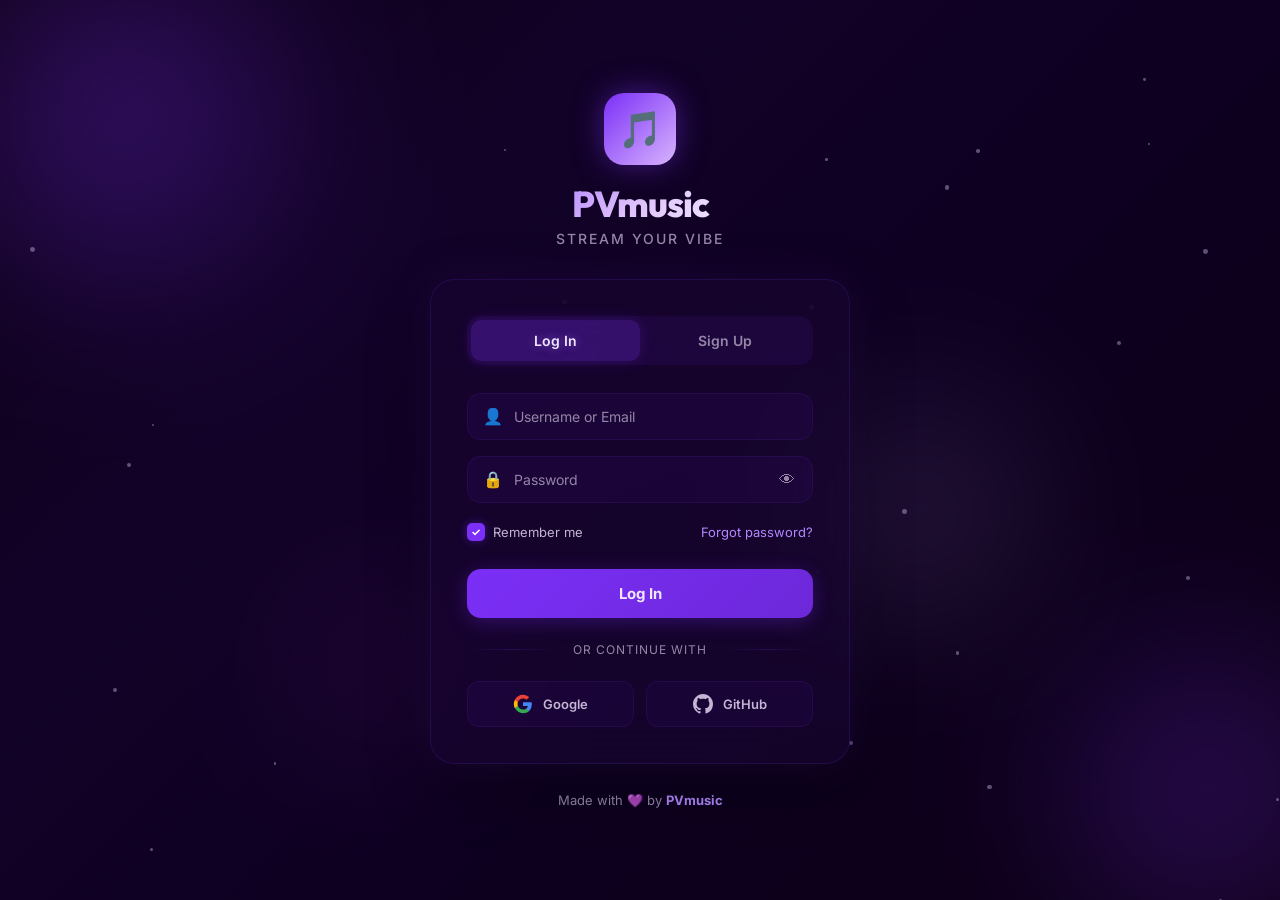
<file: index.html>
<!DOCTYPE html>
<html lang="en">
<head>
  <meta charset="UTF-8">
  <meta name="viewport" content="width=device-width, initial-scale=1.0">
  <meta name="description" content="PVmusic — Your premium music streaming experience with a vibrant purple aesthetic.">
  <title>PVmusic — Stream Your Vibe</title>
  <link rel="stylesheet" href="styles.css">
  <link rel="icon" href="data:image/svg+xml,<svg xmlns='http://www.w3.org/2000/svg' viewBox='0 0 100 100'><text y='.9em' font-size='90'>🎵</text></svg>">
</head>
<body>

<div class="app-container" id="app">

  <!-- Dynamic Blurred Background -->
  <div class="dynamic-bg" id="dynamic-bg">
    <img src="" alt="" id="dynamic-bg-img">
    <div class="dynamic-bg-overlay"></div>
  </div>

  <!-- ═══════════ SIDEBAR ═══════════ -->
  <aside class="sidebar" id="sidebar">
    <div class="sidebar-logo">
      <div class="logo-icon">🎵</div>
      <span class="logo-text">PVmusic</span>
    </div>

    <nav class="sidebar-nav">
      <div class="nav-item active" data-view="home" id="nav-home">
        <span class="nav-icon">🏠</span>
        <span>Home</span>
      </div>
      <div class="nav-item" data-view="search" id="nav-search">
        <span class="nav-icon">🔍</span>
        <span>Search</span>
      </div>
      <div class="nav-item" data-view="library" id="nav-library">
        <span class="nav-icon">📚</span>
        <span>Your Library</span>
      </div>
    </nav>

    <div class="sidebar-divider"></div>

    <div class="sidebar-library">
      <div class="library-header">
        <h3>Playlists</h3>
        <button class="btn-create-playlist" id="btn-create-playlist" title="Create Playlist">+</button>
      </div>

      <div id="sidebar-playlist-list">
        <div class="playlist-item" data-view="liked" id="nav-liked">
          <div class="playlist-icon liked-icon">❤️</div>
          <div class="playlist-item-info">
            <div class="name">Liked Songs</div>
            <div class="meta" id="liked-count-sidebar">0 songs</div>
          </div>
        </div>
        <!-- Dynamic playlists render here -->
      </div>
    </div>
  </aside>

  <!-- ═══════════ MAIN CONTENT ═══════════ -->
  <main class="main-content" id="main-content">

    <!-- Top Bar -->
    <div class="top-bar">
      <div class="nav-arrows">
        <button id="btn-back" title="Go back">◀</button>
        <button id="btn-forward" title="Go forward">▶</button>
      </div>

      <div class="search-container">
        <input type="text" class="search-input" id="search-input" placeholder="Search songs..." autocomplete="off">
        <span class="search-icon">🔍</span>
      </div>

      <div class="profile-wrapper" id="profile-wrapper">
        <div class="top-bar-profile" id="top-bar-profile" title="Profile">P</div>
        <div class="profile-dropdown" id="profile-dropdown">
          <div class="profile-dropdown-header">
            <div class="profile-avatar-lg" id="profile-avatar-lg">P</div>
            <div class="profile-info">
              <div class="profile-name" id="profile-name">User</div>
              <div class="profile-email" id="profile-email">user@pvmusic.com</div>
            </div>
          </div>
          <div class="profile-dropdown-divider"></div>
          <button class="profile-dropdown-item" id="btn-logout">
            <span>🚪</span>
            <span>Log Out</span>
          </button>
        </div>
      </div>
    </div>

    <!-- ── HOME VIEW ── -->
    <div class="content-view active" id="view-home">
      <!-- Hero -->
      <div class="hero-banner" id="hero-banner">
        <div class="hero-overlay"></div>
        <div class="hero-particles" id="hero-particles"></div>
        <div class="hero-content">
          <p class="greeting" id="greeting-text">Good Evening</p>
          <h1>Feel the Vibe 🎶</h1>
          <p>Your personal collection. 11 tracks, endless vibes.</p>
        </div>
      </div>

      <!-- Quick Play -->
      <div class="section-header">
        <h2>Quick Play</h2>
      </div>
      <div class="quick-play-grid" id="quick-play-grid">
        <!-- JS renders quick play cards -->
      </div>

      <!-- All Songs -->
      <div class="section-header">
        <h2>All Songs</h2>
        <button class="btn-add-song-trigger" id="btn-add-song-trigger" title="Add Song">➕ Add Song</button>
      </div>
      <div class="song-grid" id="song-grid-home">
        <!-- JS renders song cards -->
      </div>
    </div>

    <!-- ── SEARCH VIEW ── -->
    <div class="content-view" id="view-search">
      <h2 style="font-family:'Outfit',sans-serif; font-size:28px; font-weight:700; margin-bottom:24px;">Search Results</h2>
      <div class="search-results-info" id="search-results-info"></div>
      <div class="song-grid" id="song-grid-search">
        <!-- JS renders results -->
      </div>
      <div class="no-results hidden" id="no-results">
        <div class="no-results-icon">🔍</div>
        <h3>No songs found</h3>
        <p>Try a different search term</p>
      </div>
    </div>

    <!-- ── LIKED SONGS VIEW ── -->
    <div class="content-view" id="view-liked">
      <div class="liked-header">
        <div class="liked-header-icon">❤️</div>
        <div class="liked-header-info">
          <div class="label">Playlist</div>
          <h2>Liked Songs</h2>
          <div class="count" id="liked-count-header">0 songs</div>
        </div>
      </div>

      <div class="playlist-actions">
        <button class="btn-play-all" id="btn-play-liked">▶ Play All</button>
        <button class="btn-shuffle-all" id="btn-shuffle-liked">🔀 Shuffle</button>
      </div>

      <div class="song-list" id="liked-song-list">
        <div class="song-list-header">
          <span>#</span>
          <span>Title</span>
          <span>Artist</span>
          <span>Duration</span>
          <span></span>
        </div>
        <!-- JS renders liked songs -->
      </div>

      <div class="empty-state hidden" id="liked-empty">
        <div class="empty-icon">💜</div>
        <h3>No liked songs yet</h3>
        <p>Tap the heart icon on any song to add it here.</p>
      </div>
    </div>

    <!-- ── PLAYLIST DETAIL VIEW ── -->
    <div class="content-view" id="view-playlist">
      <div class="playlist-header">
        <div class="playlist-header-icon">🎶</div>
        <div class="playlist-header-info">
          <div class="label">Playlist</div>
          <h2 id="playlist-detail-name">My Playlist</h2>
          <div class="count" id="playlist-detail-count">0 songs</div>
        </div>
      </div>

      <div class="playlist-actions">
        <button class="btn-play-all" id="btn-play-playlist">▶ Play All</button>
        <button class="btn-shuffle-all" id="btn-shuffle-playlist">🔀 Shuffle</button>
        <button class="btn-delete-playlist" id="btn-delete-playlist">🗑️ Delete Playlist</button>
      </div>

      <div class="song-list" id="playlist-song-list">
        <div class="song-list-header">
          <span>#</span>
          <span>Title</span>
          <span>Artist</span>
          <span>Duration</span>
          <span></span>
        </div>
        <!-- JS renders playlist songs -->
      </div>

      <div class="empty-state hidden" id="playlist-empty">
        <div class="empty-icon">🎵</div>
        <h3>This playlist is empty</h3>
        <p>Right-click any song and add it here.</p>
      </div>
    </div>

    <!-- ── LIBRARY VIEW ── -->
    <div class="content-view" id="view-library">
      <h2 style="font-family:'Outfit',sans-serif; font-size:28px; font-weight:700; margin-bottom:24px;">Your Library</h2>
      <div class="song-grid" id="library-grid">
        <!-- Liked songs card + playlist cards -->
      </div>
    </div>

  </main>

  <!-- ═══════════ QUEUE PANEL ═══════════ -->
  <div class="queue-panel" id="queue-panel">
    <div class="queue-panel-header">
      <h3>Queue</h3>
      <button class="btn-close-queue" id="btn-close-queue">✕</button>
    </div>
    <div class="queue-now-playing" id="queue-now-playing">
      <div class="queue-section-label">Now Playing</div>
      <!-- JS renders current -->
    </div>
    <div class="queue-list" id="queue-list">
      <div class="queue-section-label">Next Up</div>
      <!-- JS renders queue -->
    </div>
  </div>

  <!-- ═══════════ BOTTOM PLAYER BAR ═══════════ -->
  <div class="player-bar" id="player-bar">

    <!-- Left: Now Playing -->
    <div class="player-now-playing" id="player-now-playing">
      <div class="player-album-art" id="player-album-art">
        <img src="" alt="Album Art" id="player-art-img">
      </div>
      <div class="player-song-info">
        <div class="player-song-title" id="player-song-title">Select a song</div>
        <div class="player-song-artist" id="player-song-artist">PVmusic</div>
      </div>
      <button class="player-like-btn" id="player-like-btn" title="Like">♡</button>
    </div>

    <!-- Center: Controls -->
    <div class="player-controls">
      <div class="player-buttons">
        <button class="player-btn" id="btn-shuffle" title="Shuffle">🔀</button>
        <button class="player-btn" id="btn-prev" title="Previous">⏮</button>
        <button class="player-btn player-btn-main" id="btn-play-pause" title="Play">▶</button>
        <button class="player-btn" id="btn-next" title="Next">⏭</button>
        <button class="player-btn" id="btn-repeat" title="Repeat">🔁</button>
      </div>
      <div class="player-progress">
        <span class="player-time" id="player-current-time">0:00</span>
        <div class="progress-bar-container" id="progress-bar">
          <div class="progress-bar-fill" id="progress-fill" style="width:0%"></div>
        </div>
        <span class="player-time" id="player-total-time">0:00</span>
      </div>
    </div>

    <!-- Right: Extra Controls -->
    <div class="player-extra">
      <button class="player-extra-btn" id="btn-queue-toggle" title="Queue">☰</button>
      <div class="volume-control">
        <button class="player-extra-btn" id="btn-volume" title="Volume">🔊</button>
        <div class="volume-slider-container" id="volume-slider">
          <div class="volume-slider-fill" id="volume-fill" style="width:80%"></div>
        </div>
      </div>
    </div>
  </div>

  <!-- ═══════════ MOBILE BOTTOM NAV ═══════════ -->
  <div class="mobile-nav" id="mobile-nav">
    <div class="mobile-nav-item active" data-view="home">
      <span class="mobile-nav-icon">🏠</span>
      <span>Home</span>
    </div>
    <div class="mobile-nav-item" data-view="search">
      <span class="mobile-nav-icon">🔍</span>
      <span>Search</span>
    </div>
    <div class="mobile-nav-item" data-view="library">
      <span class="mobile-nav-icon">📚</span>
      <span>Library</span>
    </div>
  </div>

</div>

<!-- ═══════════ CREATE PLAYLIST MODAL ═══════════ -->
<div class="modal-overlay" id="modal-create-playlist">
  <div class="modal">
    <h3>Create Playlist</h3>
    <input type="text" id="input-playlist-name" placeholder="My awesome playlist..." maxlength="50" autofocus>
    <div class="modal-actions">
      <button class="btn-modal-cancel" id="btn-modal-cancel">Cancel</button>
      <button class="btn-modal-confirm" id="btn-modal-confirm">Create</button>
    </div>
  </div>
</div>

<!-- ═══════════ ADD SONG MODAL ═══════════ -->
<div class="modal-overlay" id="modal-add-song">
  <div class="modal add-song-modal">
    <h3>➕ Add New Song</h3>
    <div class="add-song-form">
      <div class="add-song-preview" id="add-song-preview">
        <span class="preview-placeholder">🎵</span>
        <img src="" alt="Preview" id="add-song-preview-img" class="hidden">
      </div>
      <div class="add-song-fields">
        <input type="text" id="input-song-title" placeholder="Song Title *" maxlength="100" required>
        <input type="text" id="input-song-artist" placeholder="Artist Name" maxlength="100" value="PVmusic">
        <input type="url" id="input-song-url" placeholder="Audio URL (mp3 link) *" required>
        <input type="url" id="input-song-cover" placeholder="Cover Image URL (jpg/png link)">
        <p class="add-song-hint">💡 Upload files to <a href="https://cloudinary.com" target="_blank" rel="noopener">Cloudinary</a> and paste the URLs here</p>
      </div>
    </div>
    <div class="modal-actions">
      <button class="btn-modal-cancel" id="btn-add-song-cancel">Cancel</button>
      <button class="btn-modal-confirm" id="btn-add-song-confirm">Add Song</button>
    </div>
  </div>
</div>


<!-- ═══════════ CONTEXT MENU ═══════════ -->
<div class="context-menu" id="context-menu">
  <div class="context-menu-item" id="ctx-add-queue">
    <span class="ctx-icon">📋</span>
    <span>Add to Queue</span>
  </div>
  <div class="context-menu-divider"></div>
  <div class="context-menu-item" id="ctx-like-toggle">
    <span class="ctx-icon">❤️</span>
    <span id="ctx-like-text">Like</span>
  </div>
  <div class="context-menu-divider"></div>
  <div id="ctx-playlist-submenu">
    <!-- JS adds playlist items here -->
  </div>
  <div class="context-menu-divider hidden" id="ctx-delete-divider"></div>
  <div class="context-menu-item hidden" id="ctx-delete-song">
    <span class="ctx-icon">🗑️</span>
    <span style="color:#ff5252;">Delete Song</span>
  </div>
</div>

<!-- ═══════════ TOAST CONTAINER ═══════════ -->
<div class="toast-container" id="toast-container"></div>

<!-- ═══════════ FULL SCREEN NOW PLAYING ═══════════ -->
<div class="now-playing-screen" id="now-playing-screen">
  <!-- Blurred background art -->
  <div class="nps-bg" id="nps-bg"></div>
  <div class="nps-overlay"></div>

  <!-- Top bar -->
  <div class="nps-topbar">
    <button class="nps-btn-close" id="nps-btn-close" title="Minimize">
      <svg width="24" height="24" viewBox="0 0 24 24" fill="none">
        <path d="M19 15l-7 7-7-7" stroke="currentColor" stroke-width="2.5" stroke-linecap="round" stroke-linejoin="round"/>
      </svg>
    </button>
    <div class="nps-header-label">Now Playing</div>
    <button class="nps-btn-options" id="nps-btn-options" title="Options">•••</button>
  </div>

  <!-- Album art (large) -->
  <div class="nps-artwork-wrap">
    <div class="nps-artwork" id="nps-artwork">
      <img src="" alt="Album Art" id="nps-art-img">
      <div class="nps-artwork-glow" id="nps-artwork-glow"></div>
    </div>
  </div>

  <!-- Song info + like -->
  <div class="nps-info-row">
    <div class="nps-song-info">
      <div class="nps-title" id="nps-title">Select a song</div>
      <div class="nps-artist" id="nps-artist">PVmusic</div>
    </div>
    <button class="nps-like-btn" id="nps-like-btn" title="Like">♡</button>
  </div>

  <!-- Progress bar -->
  <div class="nps-progress-section">
    <div class="nps-progress-bar" id="nps-progress-bar">
      <div class="nps-progress-fill" id="nps-progress-fill"></div>
      <div class="nps-progress-thumb" id="nps-progress-thumb"></div>
    </div>
    <div class="nps-times">
      <span id="nps-current-time">0:00</span>
      <span id="nps-total-time">0:00</span>
    </div>
  </div>

  <!-- Controls -->
  <div class="nps-controls">
    <button class="nps-ctrl-btn" id="nps-btn-shuffle" title="Shuffle">🔀</button>
    <button class="nps-ctrl-btn nps-ctrl-prev" id="nps-btn-prev" title="Previous">⏮</button>
    <button class="nps-ctrl-btn nps-ctrl-play" id="nps-btn-play-pause" title="Play">▶</button>
    <button class="nps-ctrl-btn nps-ctrl-next" id="nps-btn-next" title="Next">⏭</button>
    <button class="nps-ctrl-btn" id="nps-btn-repeat" title="Repeat">🔁</button>
  </div>

  <!-- Volume + extra -->
  <div class="nps-bottom-row">
    <button class="nps-extra-btn" id="nps-btn-volume-icon" title="Volume">🔊</button>
    <div class="nps-vol-bar" id="nps-vol-bar">
      <div class="nps-vol-fill" id="nps-vol-fill"></div>
    </div>
    <button class="nps-extra-btn" id="nps-btn-queue" title="Queue">☰</button>
  </div>
</div>

<script src="app.js"></script>
</body>
</html>
</file>
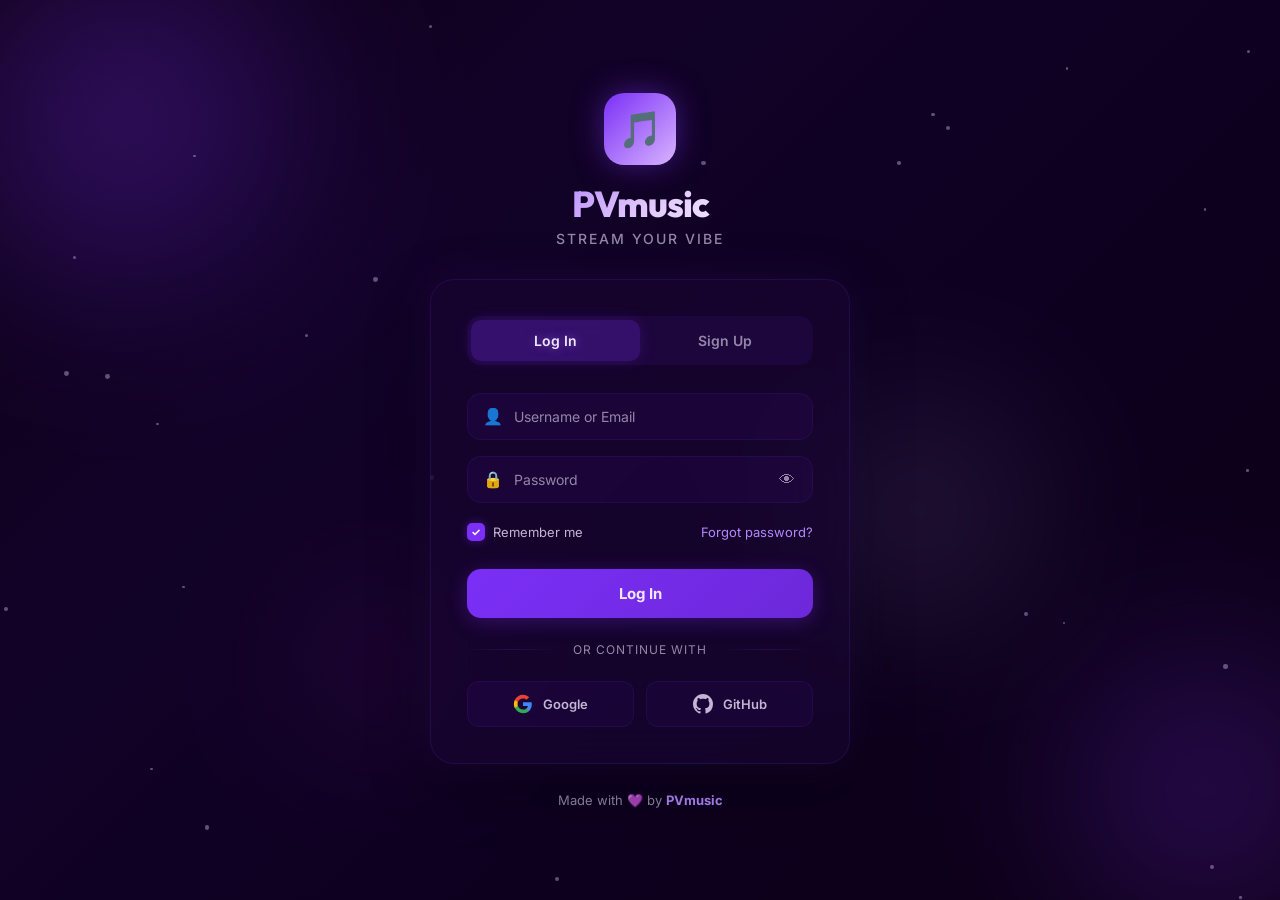
<file: login.html>
<!DOCTYPE html>
<html lang="en">
<head>
  <meta charset="UTF-8">
  <meta name="viewport" content="width=device-width, initial-scale=1.0">
  <meta name="description" content="PVmusic — Sign in to stream your vibe.">
  <title>PVmusic — Login</title>
  <link rel="icon" href="data:image/svg+xml,<svg xmlns='http://www.w3.org/2000/svg' viewBox='0 0 100 100'><text y='.9em' font-size='90'>🎵</text></svg>">
  <link href="https://fonts.googleapis.com/css2?family=Inter:wght@300;400;500;600;700;800;900&family=Outfit:wght@400;500;600;700;800&display=swap" rel="stylesheet">
  <link rel="stylesheet" href="login.css">
</head>
<body>

  <!-- Animated Background -->
  <div class="bg-animation">
    <div class="bg-orb bg-orb-1"></div>
    <div class="bg-orb bg-orb-2"></div>
    <div class="bg-orb bg-orb-3"></div>
    <div class="bg-orb bg-orb-4"></div>
    <div class="bg-particles" id="bg-particles"></div>
  </div>

  <!-- Login Container -->
  <div class="login-wrapper">

    <!-- Logo -->
    <div class="login-logo">
      <div class="logo-icon-large">🎵</div>
      <h1 class="logo-title">PVmusic</h1>
      <p class="logo-tagline">Stream Your Vibe</p>
    </div>

    <!-- Card -->
    <div class="login-card" id="login-card">

      <!-- Tab Switcher -->
      <div class="tab-switcher">
        <button class="tab-btn active" id="tab-login" data-tab="login">Log In</button>
        <button class="tab-btn" id="tab-signup" data-tab="signup">Sign Up</button>
        <div class="tab-indicator" id="tab-indicator"></div>
      </div>

      <!-- Login Form -->
      <form class="auth-form" id="form-login" autocomplete="off">
        <div class="input-group">
          <span class="input-icon">👤</span>
          <input type="text" id="login-username" placeholder="Username or Email" required autocomplete="username">
          <div class="input-glow"></div>
        </div>

        <div class="input-group">
          <span class="input-icon">🔒</span>
          <input type="password" id="login-password" placeholder="Password" required autocomplete="current-password">
          <button type="button" class="toggle-password" id="toggle-login-pw" title="Show password">👁</button>
          <div class="input-glow"></div>
        </div>

        <div class="form-options">
          <label class="checkbox-label">
            <input type="checkbox" id="remember-me" checked>
            <span class="custom-checkbox"></span>
            <span>Remember me</span>
          </label>
          <a href="#" class="forgot-link" id="forgot-link">Forgot password?</a>
        </div>

        <button type="submit" class="btn-submit" id="btn-login">
          <span class="btn-text">Log In</span>
          <span class="btn-loader hidden" id="login-loader">
            <span class="spinner"></span>
          </span>
        </button>

        <div class="form-error hidden" id="login-error"></div>
      </form>

      <!-- Signup Form -->
      <form class="auth-form hidden" id="form-signup" autocomplete="off">
        <div class="input-group">
          <span class="input-icon">👤</span>
          <input type="text" id="signup-name" placeholder="Full Name" required>
          <div class="input-glow"></div>
        </div>

        <div class="input-group">
          <span class="input-icon">✉️</span>
          <input type="email" id="signup-email" placeholder="Email Address" required>
          <div class="input-glow"></div>
        </div>

        <div class="input-group">
          <span class="input-icon">🔒</span>
          <input type="password" id="signup-password" placeholder="Create Password" required minlength="6">
          <button type="button" class="toggle-password" id="toggle-signup-pw" title="Show password">👁</button>
          <div class="input-glow"></div>
        </div>

        <div class="input-group">
          <span class="input-icon">🔒</span>
          <input type="password" id="signup-confirm" placeholder="Confirm Password" required minlength="6">
          <div class="input-glow"></div>
        </div>

        <div class="password-strength hidden" id="password-strength">
          <div class="strength-bar">
            <div class="strength-fill" id="strength-fill"></div>
          </div>
          <span class="strength-text" id="strength-text">Weak</span>
        </div>

        <button type="submit" class="btn-submit" id="btn-signup">
          <span class="btn-text">Create Account</span>
          <span class="btn-loader hidden" id="signup-loader">
            <span class="spinner"></span>
          </span>
        </button>

        <div class="form-error hidden" id="signup-error"></div>
      </form>

      <!-- Divider -->
      <div class="divider">
        <span>or continue with</span>
      </div>

      <!-- Social Login -->
      <div class="social-buttons">
        <button class="btn-social" id="btn-google" title="Continue with Google">
          <svg width="20" height="20" viewBox="0 0 24 24" fill="none">
            <path d="M22.56 12.25c0-.78-.07-1.53-.2-2.25H12v4.26h5.92a5.06 5.06 0 01-2.2 3.32v2.77h3.57c2.08-1.92 3.28-4.74 3.28-8.1z" fill="#4285F4"/>
            <path d="M12 23c2.97 0 5.46-.98 7.28-2.66l-3.57-2.77c-.98.66-2.23 1.06-3.71 1.06-2.86 0-5.29-1.93-6.16-4.53H2.18v2.84C3.99 20.53 7.7 23 12 23z" fill="#34A853"/>
            <path d="M5.84 14.09c-.22-.66-.35-1.36-.35-2.09s.13-1.43.35-2.09V7.07H2.18A10.96 10.96 0 001 12c0 1.77.43 3.45 1.18 4.93l3.66-2.84z" fill="#FBBC05"/>
            <path d="M12 5.38c1.62 0 3.06.56 4.21 1.64l3.15-3.15C17.45 2.09 14.97 1 12 1 7.7 1 3.99 3.47 2.18 7.07l3.66 2.84c.87-2.6 3.3-4.53 6.16-4.53z" fill="#EA4335"/>
          </svg>
          <span>Google</span>
        </button>
        <button class="btn-social" id="btn-github" title="Continue with GitHub">
          <svg width="20" height="20" viewBox="0 0 24 24" fill="currentColor">
            <path d="M12 0C5.37 0 0 5.37 0 12c0 5.31 3.435 9.795 8.205 11.385.6.105.825-.255.825-.57 0-.285-.015-1.23-.015-2.235-3.015.555-3.795-.735-4.035-1.41-.135-.345-.72-1.41-1.23-1.695-.42-.225-1.02-.78-.015-.795.945-.015 1.62.87 1.845 1.23 1.08 1.815 2.805 1.305 3.495.99.105-.78.42-1.305.765-1.605-2.67-.3-5.46-1.335-5.46-5.925 0-1.305.465-2.385 1.23-3.225-.12-.3-.54-1.53.12-3.18 0 0 1.005-.315 3.3 1.23.96-.27 1.98-.405 3-.405s2.04.135 3 .405c2.295-1.56 3.3-1.23 3.3-1.23.66 1.65.24 2.88.12 3.18.765.84 1.23 1.905 1.23 3.225 0 4.605-2.805 5.625-5.475 5.925.435.375.81 1.095.81 2.22 0 1.605-.015 2.895-.015 3.3 0 .315.225.69.825.57A12.02 12.02 0 0024 12c0-6.63-5.37-12-12-12z"/>
          </svg>
          <span>GitHub</span>
        </button>
      </div>

    </div>

    <!-- Footer -->
    <p class="login-footer">
      Made with 💜 by <strong>PVmusic</strong>
    </p>
  </div>

  <script src="login.js"></script>
</body>
</html>
</file>
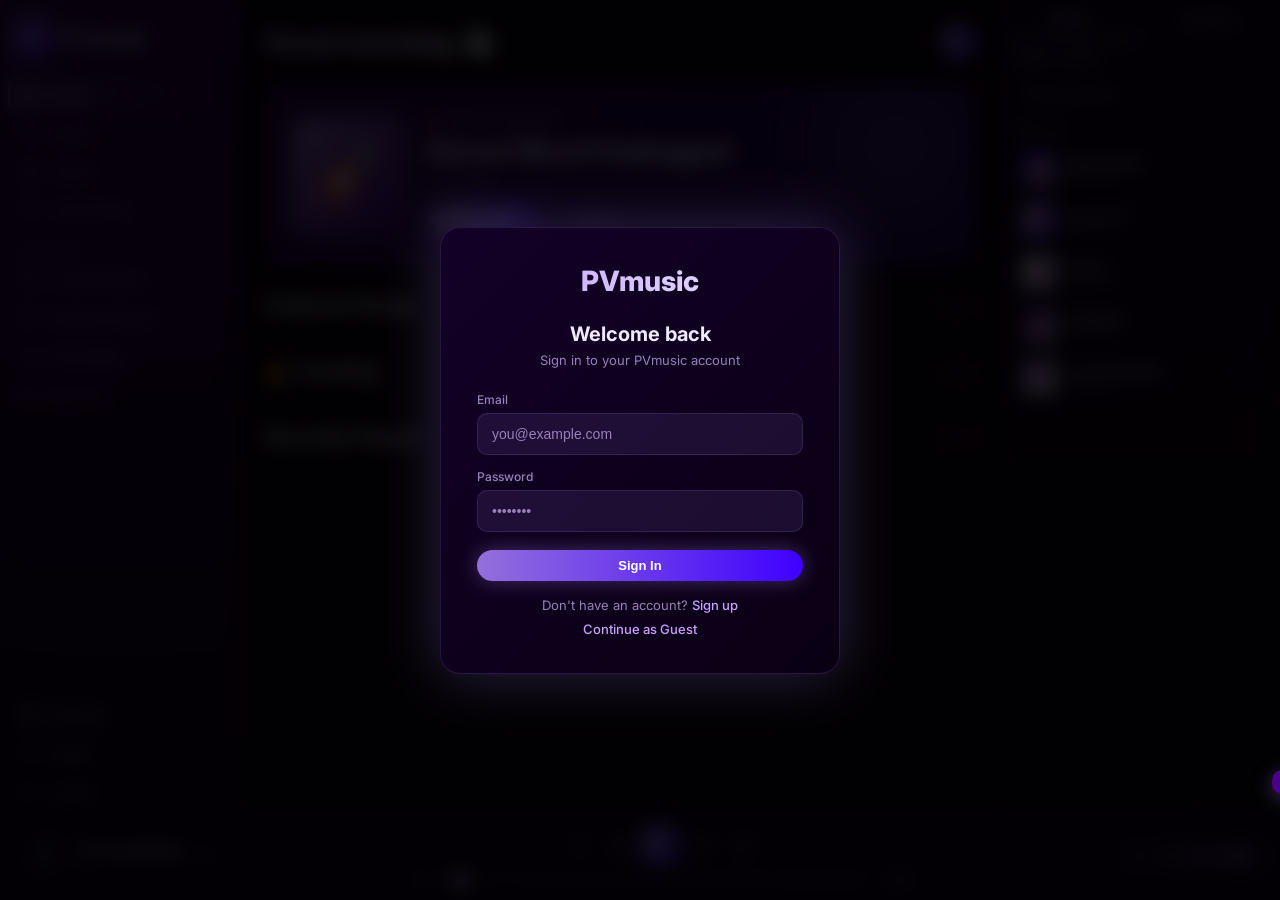
<file: PVmusic.html>
<!DOCTYPE html>
<html lang="en">
<head>
<meta charset="UTF-8">
<meta name="viewport" content="width=device-width, initial-scale=1.0">
<title>PVmusic — Premium Music Streaming</title>
<link href="https://fonts.googleapis.com/css2?family=Inter:wght@300;400;500;600;700;800;900&display=swap" rel="stylesheet">
<style>
:root {
  --mp: #9370DB;
  --lp: #C8A2FF;
  --lv: #E6E6FA;
  --dp: #4B0082;
  --ind: #3F00FF;
  --bg: #0a0010;
  --bg2: #0f0018;
  --bg3: #140020;
  --card: rgba(147,112,219,0.08);
  --glass: rgba(147,112,219,0.12);
  --border: rgba(147,112,219,0.2);
  --text: #f0eaff;
  --muted: #9980bb;
  --sidebar-w: 240px;
  --player-h: 90px;
}
*{margin:0;padding:0;box-sizing:border-box;}
html,body{height:100%;overflow:hidden;}
body{
  font-family:'Inter',sans-serif;
  background:var(--bg);
  color:var(--text);
  display:flex;
  flex-direction:column;
}

/* SCROLLBAR */
::-webkit-scrollbar{width:4px;height:4px;}
::-webkit-scrollbar-track{background:transparent;}
::-webkit-scrollbar-thumb{background:var(--border);border-radius:4px;}

/* SONG BG BLUR */
#song-bg{
  position:fixed;inset:0;z-index:0;
  background-size:cover;background-position:center;
  filter:blur(80px) saturate(1.4) brightness(0.25);
  transform:scale(1.15);
  transition:background-image .8s ease, opacity .8s ease;
  opacity:0;
  pointer-events:none;
}
#song-bg.active{opacity:1;}

/* SONG IMAGE in cards/rows */
.song-cover-img{
  width:100%;height:100%;object-fit:cover;
  border-radius:10px;position:absolute;inset:0;
}
.song-cover{position:relative;}
.song-thumb-img{
  width:100%;height:100%;object-fit:cover;border-radius:8px;
}

/* PARTICLES */
#particles{position:fixed;top:0;left:0;width:100%;height:100%;pointer-events:none;z-index:0;overflow:hidden;}
.particle{
  position:absolute;
  width:2px;height:2px;
  background:var(--lp);
  border-radius:50%;
  opacity:0;
  animation:float linear infinite;
}
@keyframes float{
  0%{transform:translateY(100vh) scale(0);opacity:0;}
  10%{opacity:.6;}
  90%{opacity:.3;}
  100%{transform:translateY(-10px) scale(1);opacity:0;}
}

/* LAYOUT */
.app-layout{
  display:flex;
  flex:1;
  height:calc(100% - var(--player-h));
  position:relative;
  z-index:1;
}

/* SIDEBAR */
.sidebar{
  width:var(--sidebar-w);
  background:linear-gradient(180deg,rgba(75,0,130,0.6) 0%,rgba(15,0,30,0.95) 100%);
  backdrop-filter:blur(20px);
  border-right:1px solid var(--border);
  display:flex;
  flex-direction:column;
  overflow-y:auto;
  flex-shrink:0;
}
.logo{
  padding:20px 16px 12px;
  display:flex;align-items:center;gap:10px;
}
.logo-icon{
  width:36px;height:36px;
  background:linear-gradient(135deg,var(--mp),var(--ind));
  border-radius:10px;
  display:flex;align-items:center;justify-content:center;
  font-size:18px;box-shadow:0 0 20px rgba(147,112,219,0.6);
}
.logo-text{font-size:20px;font-weight:800;background:linear-gradient(90deg,var(--lp),var(--lv));-webkit-background-clip:text;-webkit-text-fill-color:transparent;}

.nav-section{padding:8px 8px 0;}
.nav-label{font-size:10px;font-weight:600;color:var(--muted);letter-spacing:1.5px;padding:8px 8px 4px;text-transform:uppercase;}
.nav-item{
  display:flex;align-items:center;gap:12px;
  padding:10px 12px;
  border-radius:10px;
  cursor:pointer;
  font-size:14px;font-weight:500;
  color:var(--muted);
  transition:all .2s;
  position:relative;
  overflow:hidden;
}
.nav-item:hover{color:var(--lp);background:var(--card);}
.nav-item.active{
  color:var(--lp);
  background:linear-gradient(90deg,rgba(147,112,219,0.2),transparent);
  box-shadow:inset 3px 0 0 var(--mp);
}
.nav-item svg{width:18px;height:18px;flex-shrink:0;}

.playlist-list{padding:0 8px 8px;flex:1;overflow-y:auto;}
.playlist-item{
  display:flex;align-items:center;gap:10px;
  padding:8px 10px;border-radius:8px;
  cursor:pointer;font-size:13px;color:var(--muted);
  transition:all .2s;
}
.playlist-item:hover{color:var(--lp);background:var(--card);}
.playlist-item.active{color:var(--lp);}
.playlist-thumb{
  width:32px;height:32px;border-radius:6px;
  background:linear-gradient(135deg,var(--mp),var(--ind));
  display:flex;align-items:center;justify-content:center;
  font-size:14px;flex-shrink:0;
}

/* MAIN */
.main{flex:1;overflow-y:auto;position:relative;}
.main-inner{padding:24px 24px 32px;max-width:1400px;}

/* VIEWS */
.view{display:none;}
.view.active{display:block;}

/* TOP BAR */
.top-bar{
  display:flex;align-items:center;justify-content:space-between;
  margin-bottom:24px;gap:12px;flex-wrap:wrap;
}
.greeting{font-size:28px;font-weight:800;background:linear-gradient(90deg,var(--lp),var(--lv));-webkit-background-clip:text;-webkit-text-fill-color:transparent;}
.user-area{display:flex;align-items:center;gap:10px;}
.avatar{
  width:36px;height:36px;border-radius:50%;
  background:linear-gradient(135deg,var(--mp),var(--ind));
  display:flex;align-items:center;justify-content:center;
  font-size:15px;font-weight:700;cursor:pointer;
  box-shadow:0 0 12px rgba(147,112,219,0.4);
  transition:box-shadow .2s;
}
.avatar:hover{box-shadow:0 0 20px rgba(147,112,219,0.7);}
.btn{
  padding:8px 20px;border-radius:50px;font-size:13px;font-weight:600;
  cursor:pointer;border:none;transition:all .2s;
}
.btn-primary{background:linear-gradient(90deg,var(--mp),var(--ind));color:#fff;box-shadow:0 0 20px rgba(147,112,219,0.4);}
.btn-primary:hover{transform:scale(1.04);box-shadow:0 0 30px rgba(147,112,219,0.6);}
.btn-ghost{background:transparent;color:var(--lp);border:1px solid var(--border);}
.btn-ghost:hover{background:var(--card);border-color:var(--mp);}

/* SECTION */
.section-title{font-size:20px;font-weight:700;margin-bottom:14px;display:flex;align-items:center;justify-content:space-between;}
.see-all{font-size:12px;font-weight:500;color:var(--muted);cursor:pointer;transition:color .2s;}
.see-all:hover{color:var(--lp);}

/* SONG CARDS */
.songs-grid{display:grid;grid-template-columns:repeat(auto-fill,minmax(160px,1fr));gap:14px;margin-bottom:28px;}
.song-card{
  background:var(--card);
  border:1px solid var(--border);
  border-radius:14px;
  padding:14px;
  cursor:pointer;
  transition:all .25s;
  position:relative;overflow:hidden;
}
.song-card:hover{
  transform:translateY(-4px);
  border-color:var(--mp);
  box-shadow:0 8px 32px rgba(147,112,219,0.3);
  background:var(--glass);
}
.song-card.playing{border-color:var(--lp);box-shadow:0 0 24px rgba(200,162,255,0.4);}
.song-cover{
  width:100%;aspect-ratio:1;
  border-radius:10px;
  margin-bottom:10px;
  display:flex;align-items:center;justify-content:center;
  font-size:42px;
  position:relative;
  overflow:hidden;
}
.song-cover img{width:100%;height:100%;object-fit:cover;border-radius:10px;}
.play-overlay{
  position:absolute;inset:0;
  background:rgba(0,0,0,0.4);
  display:flex;align-items:center;justify-content:center;
  opacity:0;transition:opacity .2s;border-radius:10px;
}
.song-card:hover .play-overlay{opacity:1;}
.play-overlay svg{width:40px;height:40px;color:#fff;filter:drop-shadow(0 0 8px var(--mp));}
.song-name{font-size:13px;font-weight:600;margin-bottom:3px;white-space:nowrap;overflow:hidden;text-overflow:ellipsis;}
.song-artist{font-size:11px;color:var(--muted);white-space:nowrap;overflow:hidden;text-overflow:ellipsis;}
.like-btn{
  position:absolute;top:8px;right:8px;
  width:28px;height:28px;border-radius:50%;
  background:rgba(0,0,0,0.5);
  display:flex;align-items:center;justify-content:center;
  opacity:0;transition:all .2s;cursor:pointer;border:none;
}
.song-card:hover .like-btn{opacity:1;}
.like-btn.liked{opacity:1;background:rgba(147,112,219,0.4);}
.like-btn svg{width:14px;height:14px;}
.like-btn.liked svg{color:var(--lp);}

/* SONG LIST */
.song-list{margin-bottom:24px;}
.song-row{
  display:flex;align-items:center;gap:14px;
  padding:10px 12px;border-radius:10px;
  cursor:pointer;transition:all .2s;
  position:relative;
}
.song-row:hover{background:var(--card);}
.song-row.playing{background:linear-gradient(90deg,rgba(147,112,219,0.15),transparent);}
.song-num{width:20px;text-align:center;font-size:13px;color:var(--muted);flex-shrink:0;}
.song-row.playing .song-num{color:var(--lp);}
.song-thumb{
  width:42px;height:42px;border-radius:8px;
  display:flex;align-items:center;justify-content:center;
  font-size:20px;flex-shrink:0;overflow:hidden;
}
.song-thumb img{width:100%;height:100%;object-fit:cover;}
.song-info{flex:1;min-width:0;}
.song-row-name{font-size:14px;font-weight:500;white-space:nowrap;overflow:hidden;text-overflow:ellipsis;}
.song-row.playing .song-row-name{color:var(--lp);}
.song-row-artist{font-size:12px;color:var(--muted);}
.song-duration{font-size:12px;color:var(--muted);flex-shrink:0;}
.song-row-actions{display:flex;align-items:center;gap:8px;opacity:0;transition:opacity .2s;}
.song-row:hover .song-row-actions{opacity:1;}
.icon-btn{
  width:28px;height:28px;border-radius:50%;
  background:transparent;border:none;
  display:flex;align-items:center;justify-content:center;
  cursor:pointer;color:var(--muted);transition:all .2s;
}
.icon-btn:hover{color:var(--lp);background:var(--card);}
.icon-btn.active{color:var(--lp);}

/* SEARCH */
.search-box{
  position:relative;margin-bottom:24px;
}
.search-box input{
  width:100%;padding:14px 14px 14px 48px;
  background:var(--glass);
  border:1px solid var(--border);
  border-radius:50px;
  color:var(--text);font-size:15px;
  outline:none;transition:all .2s;
}
.search-box input:focus{border-color:var(--mp);box-shadow:0 0 20px rgba(147,112,219,0.2);}
.search-box input::placeholder{color:var(--muted);}
.search-icon{
  position:absolute;left:16px;top:50%;transform:translateY(-50%);
  color:var(--muted);
}
.search-icon svg{width:20px;height:20px;}

/* FEATURED BANNER */
.featured-banner{
  background:linear-gradient(135deg,rgba(75,0,130,0.6),rgba(63,0,255,0.3));
  border:1px solid var(--border);
  border-radius:18px;
  padding:28px;
  margin-bottom:28px;
  display:flex;align-items:center;gap:24px;
  position:relative;overflow:hidden;
  backdrop-filter:blur(10px);
}
.featured-banner::before{
  content:'';position:absolute;
  top:-50%;right:-10%;
  width:300px;height:300px;
  background:radial-gradient(circle,rgba(147,112,219,0.3),transparent 70%);
  animation:pulse 4s ease-in-out infinite;
}
@keyframes pulse{0%,100%{transform:scale(1);}50%{transform:scale(1.1);}}
.featured-cover{
  width:110px;height:110px;border-radius:14px;
  display:flex;align-items:center;justify-content:center;
  font-size:52px;flex-shrink:0;
  box-shadow:0 0 30px rgba(147,112,219,0.5);
  position:relative;z-index:1;
}
.featured-info{flex:1;position:relative;z-index:1;}
.featured-tag{font-size:11px;font-weight:600;color:var(--lp);letter-spacing:2px;margin-bottom:8px;text-transform:uppercase;}
.featured-title{font-size:26px;font-weight:800;margin-bottom:4px;}
.featured-artist{font-size:14px;color:var(--muted);margin-bottom:16px;}
.featured-actions{display:flex;gap:10px;}

/* VISUALIZER */
#visualizer-wrap{
  display:flex;align-items:flex-end;justify-content:center;gap:2px;
  height:40px;margin-bottom:4px;
}
.vis-bar{
  width:3px;background:linear-gradient(180deg,var(--lp),var(--mp));
  border-radius:3px;min-height:3px;
  transition:height .05s ease;
}

/* PLAYER */
#player{
  height:var(--player-h);
  background:linear-gradient(90deg,rgba(15,0,30,0.98),rgba(20,0,40,0.98));
  border-top:1px solid var(--border);
  backdrop-filter:blur(20px);
  display:flex;align-items:center;
  padding:0 16px;gap:16px;
  position:relative;z-index:10;
  flex-shrink:0;
}
.player-left{display:flex;align-items:center;gap:12px;width:260px;min-width:0;}
.player-cover{
  width:54px;height:54px;border-radius:8px;
  display:flex;align-items:center;justify-content:center;
  font-size:24px;flex-shrink:0;overflow:hidden;
  box-shadow:0 0 14px rgba(147,112,219,0.4);
}
.player-cover img{width:100%;height:100%;object-fit:cover;}
.player-song-info{min-width:0;}
.player-title{font-size:13px;font-weight:600;white-space:nowrap;overflow:hidden;text-overflow:ellipsis;color:var(--text);}
.player-artist{font-size:11px;color:var(--muted);}
#player-like{width:28px;height:28px;border-radius:50%;background:transparent;border:none;color:var(--muted);cursor:pointer;display:flex;align-items:center;justify-content:center;transition:all .2s;}
#player-like.liked{color:var(--lp);}
#player-like:hover{color:var(--lp);}
#player-like svg{width:16px;height:16px;}

.player-center{flex:1;display:flex;flex-direction:column;align-items:center;gap:8px;}
.player-controls{display:flex;align-items:center;gap:8px;}
.ctrl-btn{
  width:32px;height:32px;border-radius:50%;
  background:transparent;border:none;
  color:var(--muted);cursor:pointer;
  display:flex;align-items:center;justify-content:center;
  transition:all .2s;
}
.ctrl-btn:hover{color:var(--lp);transform:scale(1.1);}
.ctrl-btn.active{color:var(--lp);}
.ctrl-btn svg{width:18px;height:18px;}
#play-pause-btn{
  width:40px;height:40px;
  background:linear-gradient(135deg,var(--mp),var(--ind));
  border-radius:50%;color:#fff;
  box-shadow:0 0 20px rgba(147,112,219,0.5);
}
#play-pause-btn:hover{transform:scale(1.1);box-shadow:0 0 28px rgba(147,112,219,0.7);}
#play-pause-btn svg{width:20px;height:20px;}
.progress-area{display:flex;align-items:center;gap:8px;width:100%;max-width:500px;}
.time-text{font-size:11px;color:var(--muted);min-width:35px;}
.time-text:last-child{text-align:right;}
#progress-bar{
  flex:1;height:4px;border-radius:4px;
  -webkit-appearance:none;appearance:none;
  cursor:pointer;outline:none;
  background: linear-gradient(to right, var(--lp) 0%, var(--lp) var(--val,0%), rgba(147,112,219,0.25) var(--val,0%), rgba(147,112,219,0.25) 100%);
}
#progress-bar::-webkit-slider-thumb{
  -webkit-appearance:none;
  width:14px;height:14px;border-radius:50%;
  background:var(--lp);cursor:pointer;
  box-shadow:0 0 8px rgba(200,162,255,0.7);
  margin-top:-5px;
}
#progress-bar::-moz-range-thumb{
  width:14px;height:14px;border-radius:50%;
  background:var(--lp);cursor:pointer;border:none;
  box-shadow:0 0 8px rgba(200,162,255,0.7);
}
#progress-bar::-webkit-slider-runnable-track{height:4px;border-radius:4px;}
#progress-bar::-moz-range-track{height:4px;border-radius:4px;background:transparent;}

.player-right{display:flex;align-items:center;gap:8px;width:220px;justify-content:flex-end;}
.volume-area{display:flex;align-items:center;gap:6px;}
.volume-area svg{width:18px;height:18px;color:var(--muted);}
#volume-bar{
  width:80px;height:4px;border-radius:4px;
  -webkit-appearance:none;appearance:none;
  cursor:pointer;outline:none;
  background: linear-gradient(to right, var(--lp) 0%, var(--lp) var(--val,80%), rgba(147,112,219,0.25) var(--val,80%), rgba(147,112,219,0.25) 100%);
}
#volume-bar::-webkit-slider-thumb{
  -webkit-appearance:none;
  width:12px;height:12px;border-radius:50%;background:var(--lp);cursor:pointer;
  margin-top:-4px;
}
#volume-bar::-moz-range-thumb{
  width:12px;height:12px;border-radius:50%;background:var(--lp);cursor:pointer;border:none;
}
#volume-bar::-webkit-slider-runnable-track{height:4px;border-radius:4px;}
#volume-bar::-moz-range-track{height:4px;border-radius:4px;background:transparent;}

/* AUTH */
.auth-modal{
  position:fixed;inset:0;z-index:100;
  background:rgba(0,0,0,0.85);backdrop-filter:blur(10px);
  display:flex;align-items:center;justify-content:center;
}
.auth-card{
  background:linear-gradient(135deg,rgba(20,0,40,0.98),rgba(10,0,20,0.98));
  border:1px solid var(--border);
  border-radius:20px;padding:36px;
  width:100%;max-width:400px;
  box-shadow:0 0 60px rgba(147,112,219,0.3);
}
.auth-logo{text-align:center;margin-bottom:24px;}
.auth-logo .logo-text{font-size:28px;display:block;-webkit-text-fill-color:transparent;background:linear-gradient(90deg,var(--lp),var(--lv));-webkit-background-clip:text;}
.auth-title{font-size:20px;font-weight:700;text-align:center;margin-bottom:6px;}
.auth-sub{font-size:13px;color:var(--muted);text-align:center;margin-bottom:24px;}
.form-group{margin-bottom:14px;}
.form-group label{font-size:12px;font-weight:500;color:var(--muted);display:block;margin-bottom:6px;}
.form-group input{
  width:100%;padding:12px 14px;
  background:var(--glass);border:1px solid var(--border);
  border-radius:10px;color:var(--text);font-size:14px;outline:none;
  transition:border-color .2s;
}
.form-group input:focus{border-color:var(--mp);box-shadow:0 0 12px rgba(147,112,219,0.2);}
.form-group input::placeholder{color:var(--muted);}
.auth-switch{text-align:center;margin-top:16px;font-size:13px;color:var(--muted);}
.auth-switch span{color:var(--lp);cursor:pointer;font-weight:500;}
.auth-switch span:hover{text-decoration:underline;}

/* MODAL */
.modal-overlay{
  position:fixed;inset:0;z-index:50;
  background:rgba(0,0,0,0.7);backdrop-filter:blur(6px);
  display:none;align-items:center;justify-content:center;
}
.modal-overlay.open{display:flex;}
.modal-card{
  background:linear-gradient(135deg,rgba(20,0,40,0.98),rgba(10,0,20,0.98));
  border:1px solid var(--border);border-radius:18px;padding:28px;
  width:100%;max-width:420px;
  box-shadow:0 0 40px rgba(147,112,219,0.3);
}
.modal-title{font-size:18px;font-weight:700;margin-bottom:16px;}
.modal-actions{display:flex;gap:10px;margin-top:20px;justify-content:flex-end;}

/* QUEUE / RIGHT PANEL */
.right-panel{
  width:280px;
  background:linear-gradient(180deg,rgba(20,0,40,0.8) 0%,rgba(10,0,15,0.95) 100%);
  border-left:1px solid var(--border);
  display:flex;flex-direction:column;
  overflow:hidden;flex-shrink:0;
}
.panel-tab{display:flex;border-bottom:1px solid var(--border);}
.panel-tab-btn{
  flex:1;padding:12px 8px;font-size:12px;font-weight:600;
  color:var(--muted);cursor:pointer;transition:all .2s;
  background:transparent;border:none;text-align:center;letter-spacing:.5px;
}
.panel-tab-btn.active{color:var(--lp);border-bottom:2px solid var(--mp);}
.panel-content{flex:1;overflow-y:auto;padding:12px;}
.queue-item{
  display:flex;align-items:center;gap:10px;padding:8px;
  border-radius:8px;cursor:pointer;transition:all .2s;
}
.queue-item:hover{background:var(--card);}
.queue-item.playing{background:rgba(147,112,219,0.15);}
.queue-thumb{
  width:36px;height:36px;border-radius:6px;
  display:flex;align-items:center;justify-content:center;
  font-size:16px;flex-shrink:0;overflow:hidden;
}
.queue-thumb img{width:100%;height:100%;object-fit:cover;}
.queue-info{flex:1;min-width:0;}
.queue-name{font-size:12px;font-weight:500;white-space:nowrap;overflow:hidden;text-overflow:ellipsis;}
.queue-artist{font-size:11px;color:var(--muted);}
.queue-remove{background:transparent;border:none;color:var(--muted);cursor:pointer;padding:4px;border-radius:4px;transition:color .2s;}
.queue-remove:hover{color:var(--lp);}
.queue-remove svg{width:14px;height:14px;}

/* SETTINGS */
.settings-section{
  background:var(--card);border:1px solid var(--border);
  border-radius:14px;padding:20px;margin-bottom:16px;
}
.settings-section h3{font-size:15px;font-weight:600;margin-bottom:14px;color:var(--lp);}
.setting-row{
  display:flex;align-items:center;justify-content:space-between;
  padding:8px 0;border-bottom:1px solid rgba(147,112,219,0.08);
}
.setting-row:last-child{border-bottom:none;}
.setting-label{font-size:14px;}
.setting-desc{font-size:12px;color:var(--muted);margin-top:2px;}
.toggle{
  width:44px;height:24px;border-radius:12px;
  background:rgba(147,112,219,0.2);
  position:relative;cursor:pointer;transition:background .2s;border:none;
}
.toggle.on{background:var(--mp);}
.toggle::after{
  content:'';position:absolute;
  top:2px;left:2px;
  width:20px;height:20px;border-radius:50%;
  background:#fff;transition:transform .2s;
}
.toggle.on::after{transform:translateX(20px);}

/* TOAST */
.toast{
  position:fixed;bottom:calc(var(--player-h) + 16px);right:16px;
  background:linear-gradient(90deg,var(--dp),rgba(63,0,255,0.8));
  color:#fff;padding:12px 20px;border-radius:10px;
  font-size:13px;font-weight:500;
  z-index:200;transform:translateX(120%);
  transition:transform .3s;
  box-shadow:0 4px 20px rgba(147,112,219,0.4);
  backdrop-filter:blur(10px);
}
.toast.show{transform:translateX(0);}

/* RIPPLE */
.ripple{
  position:absolute;border-radius:50%;
  background:rgba(200,162,255,0.4);
  transform:scale(0);animation:rippleAnim .6s linear;
  pointer-events:none;
}
@keyframes rippleAnim{to{transform:scale(4);opacity:0;}}

/* PROFILE */
.profile-header{
  background:linear-gradient(135deg,rgba(75,0,130,0.4),rgba(63,0,255,0.2));
  border:1px solid var(--border);border-radius:18px;
  padding:28px;display:flex;align-items:center;gap:20px;
  margin-bottom:24px;
}
.profile-avatar{
  width:80px;height:80px;border-radius:50%;
  background:linear-gradient(135deg,var(--mp),var(--ind));
  display:flex;align-items:center;justify-content:center;
  font-size:36px;font-weight:700;
  box-shadow:0 0 30px rgba(147,112,219,0.5);
}
.profile-name{font-size:24px;font-weight:800;}
.profile-email{font-size:14px;color:var(--muted);margin-top:4px;}

/* EMPTY STATE */
.empty-state{
  text-align:center;padding:48px 24px;color:var(--muted);
}
.empty-state svg{width:64px;height:64px;margin:0 auto 16px;opacity:.4;}
.empty-state h3{font-size:18px;font-weight:600;color:var(--text);margin-bottom:8px;}
.empty-state p{font-size:14px;}

/* MINI EQUALIZER */
.equalizer{display:flex;gap:2px;align-items:flex-end;height:14px;}
.eq-bar{width:3px;background:var(--lp);border-radius:2px;animation:eqAnim var(--d,.5s) ease-in-out infinite alternate;}
@keyframes eqAnim{from{height:3px;}to{height:14px;}}

/* LIGHT MODE */
body.light{
  --bg:#f0eaff;--bg2:#e8dfff;--bg3:#ddd4ff;
  --card:rgba(147,112,219,0.06);--glass:rgba(147,112,219,0.1);
  --border:rgba(147,112,219,0.25);
  --text:#1a0030;--muted:#7060a0;
}
body.light .sidebar{background:linear-gradient(180deg,rgba(200,162,255,0.4) 0%,rgba(230,220,255,0.95) 100%);}
body.light #player{background:linear-gradient(90deg,rgba(230,220,255,0.98),rgba(240,230,255,0.98));}

/* RESPONSIVE */
@media(max-width:900px){
  .right-panel{display:none;}
  :root{--sidebar-w:56px;}
  .nav-item span,.nav-label,.logo-text,.playlist-list{display:none;}
  .logo{justify-content:center;}
  .logo-icon{margin:0;}
  .nav-item{justify-content:center;padding:12px;}
}
@media(max-width:600px){
  .sidebar{display:none;}
  .player-left{width:auto;flex:1;}
  .player-right{display:none;}
}
</style>
</head>
<body>

<div id="particles"></div>
<div id="song-bg"></div>

<!-- AUTH MODAL -->
<div class="auth-modal" id="auth-modal">
  <div class="auth-card">
    <div class="auth-logo">
      <span class="logo-text">PVmusic</span>
    </div>
    <div id="auth-login">
      <h2 class="auth-title">Welcome back</h2>
      <p class="auth-sub">Sign in to your PVmusic account</p>
      <div class="form-group"><label>Email</label><input type="email" id="login-email" placeholder="you@example.com"></div>
      <div class="form-group"><label>Password</label><input type="password" id="login-pass" placeholder="••••••••"></div>
      <button class="btn btn-primary" style="width:100%;margin-top:4px;" onclick="doLogin()">Sign In</button>
      <div class="auth-switch">Don't have an account? <span onclick="showSignup()">Sign up</span></div>
      <div class="auth-switch" style="margin-top:8px;"><span onclick="guestLogin()">Continue as Guest</span></div>
    </div>
    <div id="auth-signup" style="display:none;">
      <h2 class="auth-title">Create account</h2>
      <p class="auth-sub">Join PVmusic for free</p>
      <div class="form-group"><label>Name</label><input type="text" id="signup-name" placeholder="Your name"></div>
      <div class="form-group"><label>Email</label><input type="email" id="signup-email" placeholder="you@example.com"></div>
      <div class="form-group"><label>Password</label><input type="password" id="signup-pass" placeholder="••••••••"></div>
      <button class="btn btn-primary" style="width:100%;margin-top:4px;" onclick="doSignup()">Create Account</button>
      <div class="auth-switch">Already have an account? <span onclick="showLogin()">Sign in</span></div>
    </div>
  </div>
</div>

<!-- MAIN APP -->
<div class="app-layout">
  <!-- SIDEBAR -->
  <nav class="sidebar">
    <div class="logo">
      <div class="logo-icon">♪</div>
      <span class="logo-text">PVmusic</span>
    </div>
    <div class="nav-section">
      <div class="nav-item active" onclick="showView('home',this)">
        <svg viewBox="0 0 24 24" fill="none" stroke="currentColor" stroke-width="2"><path d="M3 9l9-7 9 7v11a2 2 0 0 1-2 2H5a2 2 0 0 1-2-2z"/><polyline points="9,22 9,12 15,12 15,22"/></svg>
        <span>Home</span>
      </div>
      <div class="nav-item" onclick="showView('search',this)">
        <svg viewBox="0 0 24 24" fill="none" stroke="currentColor" stroke-width="2"><circle cx="11" cy="11" r="8"/><line x1="21" y1="21" x2="16.65" y2="16.65"/></svg>
        <span>Search</span>
      </div>
      <div class="nav-item" onclick="showView('library',this)">
        <svg viewBox="0 0 24 24" fill="none" stroke="currentColor" stroke-width="2"><path d="M4 19.5A2.5 2.5 0 0 1 6.5 17H20"/><path d="M6.5 2H20v20H6.5A2.5 2.5 0 0 1 4 19.5v-15A2.5 2.5 0 0 1 6.5 2z"/></svg>
        <span>Library</span>
      </div>
      <div class="nav-item" onclick="showView('liked',this)">
        <svg viewBox="0 0 24 24" fill="none" stroke="currentColor" stroke-width="2"><path d="M20.84 4.61a5.5 5.5 0 0 0-7.78 0L12 5.67l-1.06-1.06a5.5 5.5 0 0 0-7.78 7.78l1.06 1.06L12 21.23l7.78-7.78 1.06-1.06a5.5 5.5 0 0 0 0-7.78z"/></svg>
        <span>Liked Songs</span>
      </div>
    </div>
    <div class="nav-section">
      <div class="nav-label">Playlists</div>
      <div class="nav-item" onclick="createPlaylist()">
        <svg viewBox="0 0 24 24" fill="none" stroke="currentColor" stroke-width="2"><circle cx="12" cy="12" r="10"/><line x1="12" y1="8" x2="12" y2="16"/><line x1="8" y1="12" x2="16" y2="12"/></svg>
        <span>Create Playlist</span>
      </div>
      <div class="nav-item" onclick="showView('recent',this)">
        <svg viewBox="0 0 24 24" fill="none" stroke="currentColor" stroke-width="2"><circle cx="12" cy="12" r="10"/><polyline points="12,6 12,12 16,14"/></svg>
        <span>Recently Played</span>
      </div>
      <div class="nav-item" onclick="showView('downloads',this)">
        <svg viewBox="0 0 24 24" fill="none" stroke="currentColor" stroke-width="2"><path d="M21 15v4a2 2 0 0 1-2 2H5a2 2 0 0 1-2-2v-4"/><polyline points="7,10 12,15 17,10"/><line x1="12" y1="15" x2="12" y2="3"/></svg>
        <span>Downloads</span>
      </div>
    </div>
    <div class="nav-section" style="flex:1;">
      <div class="nav-label">My Playlists</div>
      <div class="playlist-list" id="sidebar-playlists"></div>
    </div>
    <div class="nav-section">
      <div class="nav-item" onclick="showView('settings',this)">
        <svg viewBox="0 0 24 24" fill="none" stroke="currentColor" stroke-width="2"><circle cx="12" cy="12" r="3"/><path d="M19.4 15a1.65 1.65 0 0 0 .33 1.82l.06.06a2 2 0 0 1-2.83 2.83l-.06-.06a1.65 1.65 0 0 0-1.82-.33 1.65 1.65 0 0 0-1 1.51V21a2 2 0 0 1-4 0v-.09A1.65 1.65 0 0 0 9 19.4a1.65 1.65 0 0 0-1.82.33l-.06.06a2 2 0 0 1-2.83-2.83l.06-.06A1.65 1.65 0 0 0 4.68 15a1.65 1.65 0 0 0-1.51-1H3a2 2 0 0 1 0-4h.09A1.65 1.65 0 0 0 4.6 9a1.65 1.65 0 0 0-.33-1.82l-.06-.06a2 2 0 0 1 2.83-2.83l.06.06A1.65 1.65 0 0 0 9 4.68a1.65 1.65 0 0 0 1-1.51V3a2 2 0 0 1 4 0v.09a1.65 1.65 0 0 0 1 1.51 1.65 1.65 0 0 0 1.82-.33l.06-.06a2 2 0 0 1 2.83 2.83l-.06.06A1.65 1.65 0 0 0 19.4 9a1.65 1.65 0 0 0 1.51 1H21a2 2 0 0 1 0 4h-.09a1.65 1.65 0 0 0-1.51 1z"/></svg>
        <span>Settings</span>
      </div>
      <div class="nav-item" onclick="showView('profile',this)">
        <svg viewBox="0 0 24 24" fill="none" stroke="currentColor" stroke-width="2"><path d="M20 21v-2a4 4 0 0 0-4-4H8a4 4 0 0 0-4 4v2"/><circle cx="12" cy="7" r="4"/></svg>
        <span>Profile</span>
      </div>
      <div class="nav-item" onclick="doLogout()">
        <svg viewBox="0 0 24 24" fill="none" stroke="currentColor" stroke-width="2"><path d="M9 21H5a2 2 0 0 1-2-2V5a2 2 0 0 1 2-2h4"/><polyline points="16,17 21,12 16,7"/><line x1="21" y1="12" x2="9" y2="12"/></svg>
        <span>Logout</span>
      </div>
    </div>
  </nav>

  <!-- MAIN CONTENT -->
  <main class="main">
    <div class="main-inner">

      <!-- HOME -->
      <div class="view active" id="view-home">
        <div class="top-bar">
          <h1 class="greeting" id="greeting">Good evening 👋</h1>
          <div class="user-area">
            <div class="avatar" id="user-avatar" onclick="showView('profile',null)">G</div>
          </div>
        </div>
        <div class="featured-banner" id="featured-banner">
          <div class="featured-cover" id="feat-cover">🎵</div>
          <div class="featured-info">
            <div class="featured-tag">🔥 Now Trending</div>
            <div class="featured-title" id="feat-title">Oorum Blood</div>
            <div class="featured-artist" id="feat-artist">Tamil Hits</div>
            <div class="featured-actions">
              <button class="btn btn-primary" onclick="playFeatured()">▶ Play Now</button>
              <button class="btn btn-ghost" onclick="addToQueue(0)">+ Queue</button>
            </div>
          </div>
        </div>
        <div class="section-title">Featured Songs <span class="see-all" onclick="showView('library',null)">See all</span></div>
        <div class="songs-grid" id="featured-grid"></div>
        <div class="section-title">🔥 Trending <span class="see-all" onclick="showView('library',null)">See all</span></div>
        <div class="songs-grid" id="trending-grid"></div>
        <div class="section-title">Recently Played <span class="see-all" onclick="showView('recent',null)">See all</span></div>
        <div class="song-list" id="home-recent-list"></div>
      </div>

      <!-- SEARCH -->
      <div class="view" id="view-search">
        <h1 class="greeting" style="margin-bottom:20px;">Search</h1>
        <div class="search-box">
          <div class="search-icon"><svg viewBox="0 0 24 24" fill="none" stroke="currentColor" stroke-width="2"><circle cx="11" cy="11" r="8"/><line x1="21" y1="21" x2="16.65" y2="16.65"/></svg></div>
          <input type="text" id="search-input" placeholder="Search songs, artists…" oninput="doSearch(this.value)">
        </div>
        <div id="search-results"></div>
        <div id="search-empty" style="display:none;">
          <div class="songs-grid" id="all-songs-grid"></div>
        </div>
      </div>

      <!-- LIBRARY -->
      <div class="view" id="view-library">
        <div class="top-bar">
          <h1 class="greeting">Your Library</h1>
          <button class="btn btn-primary" onclick="showView('search',null)">+ Add Songs</button>
        </div>
        <div class="section-title">All Songs</div>
        <div class="song-list" id="library-list"></div>
        <div class="section-title">Your Playlists</div>
        <div class="songs-grid" id="playlists-grid"></div>
      </div>

      <!-- LIKED -->
      <div class="view" id="view-liked">
        <div class="top-bar">
          <h1 class="greeting">❤️ Liked Songs</h1>
          <span id="liked-count" style="color:var(--muted);font-size:14px;"></span>
        </div>
        <div class="song-list" id="liked-list"></div>
      </div>

      <!-- RECENT -->
      <div class="view" id="view-recent">
        <h1 class="greeting" style="margin-bottom:20px;">Recently Played</h1>
        <div class="song-list" id="recent-list"></div>
      </div>

      <!-- DOWNLOADS -->
      <div class="view" id="view-downloads">
        <h1 class="greeting" style="margin-bottom:24px;">Downloads</h1>
        <div class="empty-state">
          <svg viewBox="0 0 24 24" fill="none" stroke="currentColor" stroke-width="1.5"><path d="M21 15v4a2 2 0 0 1-2 2H5a2 2 0 0 1-2-2v-4"/><polyline points="7,10 12,15 17,10"/><line x1="12" y1="15" x2="12" y2="3"/></svg>
          <h3>No downloads yet</h3>
          <p>Premium feature — coming soon</p>
        </div>
      </div>

      <!-- SETTINGS -->
      <div class="view" id="view-settings">
        <h1 class="greeting" style="margin-bottom:24px;">⚙️ Settings</h1>
        <div class="settings-section">
          <h3>Appearance</h3>
          <div class="setting-row">
            <div><div class="setting-label">Light Mode</div><div class="setting-desc">Switch between dark and light theme</div></div>
            <button class="toggle" id="theme-toggle" onclick="toggleTheme()"></button>
          </div>
        </div>
        <div class="settings-section">
          <h3>Playback</h3>
          <div class="setting-row">
            <div><div class="setting-label">Auto-play</div><div class="setting-desc">Play next song automatically</div></div>
            <button class="toggle on" id="autoplay-toggle" onclick="this.classList.toggle('on')"></button>
          </div>
          <div class="setting-row">
            <div><div class="setting-label">Crossfade</div><div class="setting-desc">Smooth transitions between songs</div></div>
            <button class="toggle" id="crossfade-toggle" onclick="this.classList.toggle('on')"></button>
          </div>
        </div>
        <div class="settings-section">
          <h3>Data & Privacy</h3>
          <div class="setting-row">
            <div><div class="setting-label">Clear Play History</div></div>
            <button class="btn btn-ghost" style="padding:6px 14px;font-size:12px;" onclick="clearHistory()">Clear</button>
          </div>
          <div class="setting-row">
            <div><div class="setting-label">Clear Liked Songs</div></div>
            <button class="btn btn-ghost" style="padding:6px 14px;font-size:12px;" onclick="clearLiked()">Clear</button>
          </div>
        </div>
      </div>

      <!-- PROFILE -->
      <div class="view" id="view-profile">
        <div class="profile-header">
          <div class="profile-avatar" id="profile-avatar">G</div>
          <div>
            <div class="profile-name" id="profile-name">Guest</div>
            <div class="profile-email" id="profile-email">guest@pvmusic.app</div>
            <div style="display:flex;gap:20px;margin-top:12px;font-size:13px;color:var(--muted);">
              <span><strong id="stat-liked" style="color:var(--lp)">0</strong> Liked</span>
              <span><strong id="stat-playlists" style="color:var(--lp)">0</strong> Playlists</span>
              <span><strong id="stat-recent" style="color:var(--lp)">0</strong> Played</span>
            </div>
          </div>
        </div>
        <div class="section-title">Your Playlists</div>
        <div class="songs-grid" id="profile-playlists"></div>
      </div>

      <!-- PLAYLIST VIEW -->
      <div class="view" id="view-playlist">
        <div class="top-bar">
          <div>
            <h1 class="greeting" id="pl-title">Playlist</h1>
            <div style="font-size:13px;color:var(--muted);margin-top:4px;" id="pl-count"></div>
          </div>
          <div style="display:flex;gap:10px;">
            <button class="btn btn-primary" id="pl-play-btn">▶ Play All</button>
            <button class="btn btn-ghost" onclick="editPlaylist()">✏️ Edit</button>
            <button class="btn btn-ghost" style="color:#ff6b8a;border-color:#ff6b8a;" onclick="deleteCurrentPlaylist()">🗑 Delete</button>
          </div>
        </div>
        <div class="song-list" id="playlist-songs-list"></div>
      </div>
    </div>
  </main>

  <!-- RIGHT PANEL -->
  <aside class="right-panel">
    <div class="panel-tab">
      <button class="panel-tab-btn active" onclick="switchPanel('queue',this)">Queue</button>
      <button class="panel-tab-btn" onclick="switchPanel('visualizer',this)">Visualizer</button>
    </div>
    <div class="panel-content" id="queue-panel">
      <div style="font-size:11px;font-weight:600;color:var(--muted);letter-spacing:1px;margin-bottom:10px;">NOW PLAYING</div>
      <div id="queue-now"></div>
      <div style="font-size:11px;font-weight:600;color:var(--muted);letter-spacing:1px;margin:12px 0 8px;">NEXT UP</div>
      <div id="queue-next"></div>
    </div>
    <div class="panel-content" id="vis-panel" style="display:none;align-items:center;justify-content:center;flex-direction:column;">
      <div id="visualizer-wrap"></div>
      <div style="font-size:11px;color:var(--muted);margin-top:8px;">Audio Visualizer</div>
    </div>
  </aside>
</div>

<!-- PLAYER -->
<div id="player">
  <div class="player-left">
    <div class="player-cover" id="player-cover">🎵</div>
    <div class="player-song-info">
      <div class="player-title" id="player-title">No song playing</div>
      <div class="player-artist" id="player-artist">—</div>
    </div>
    <button class="icon-btn" id="player-like" onclick="toggleLikeCurrent()">
      <svg viewBox="0 0 24 24" fill="none" stroke="currentColor" stroke-width="2"><path d="M20.84 4.61a5.5 5.5 0 0 0-7.78 0L12 5.67l-1.06-1.06a5.5 5.5 0 0 0-7.78 7.78l1.06 1.06L12 21.23l7.78-7.78 1.06-1.06a5.5 5.5 0 0 0 0-7.78z"/></svg>
    </button>
  </div>
  <div class="player-center">
    <div class="player-controls">
      <button class="ctrl-btn" id="shuffle-btn" onclick="toggleShuffle()" title="Shuffle">
        <svg viewBox="0 0 24 24" fill="none" stroke="currentColor" stroke-width="2"><polyline points="16,3 21,3 21,8"/><line x1="4" y1="20" x2="21" y2="3"/><polyline points="21,16 21,21 16,21"/><line x1="15" y1="15" x2="21" y2="21"/></svg>
      </button>
      <button class="ctrl-btn" onclick="prevSong()" title="Previous">
        <svg viewBox="0 0 24 24" fill="none" stroke="currentColor" stroke-width="2"><polygon points="19,20 9,12 19,4"/><line x1="5" y1="19" x2="5" y2="5"/></svg>
      </button>
      <button class="ctrl-btn" id="play-pause-btn" onclick="togglePlay()">
        <svg id="play-icon" viewBox="0 0 24 24" fill="currentColor"><polygon points="5,3 19,12 5,21"/></svg>
        <svg id="pause-icon" viewBox="0 0 24 24" fill="currentColor" style="display:none;"><rect x="6" y="4" width="4" height="16"/><rect x="14" y="4" width="4" height="16"/></svg>
      </button>
      <button class="ctrl-btn" onclick="nextSong()" title="Next">
        <svg viewBox="0 0 24 24" fill="none" stroke="currentColor" stroke-width="2"><polygon points="5,4 15,12 5,20"/><line x1="19" y1="5" x2="19" y2="19"/></svg>
      </button>
      <button class="ctrl-btn" id="repeat-btn" onclick="toggleRepeat()" title="Repeat">
        <svg viewBox="0 0 24 24" fill="none" stroke="currentColor" stroke-width="2"><polyline points="17,1 21,5 17,9"/><path d="M3 11V9a4 4 0 0 1 4-4h14"/><polyline points="7,23 3,19 7,15"/><path d="M21 13v2a4 4 0 0 1-4 4H3"/></svg>
      </button>
    </div>
    <div class="progress-area">
      <span class="time-text" id="current-time">0:00</span>
      <input type="range" id="progress-bar" min="0" max="100" value="0" oninput="seekTo(this.value)">
      <span class="time-text" id="total-time">0:00</span>
    </div>
  </div>
  <div class="player-right">
    <button class="ctrl-btn" onclick="switchPanel('queue',null);showQueue()">
      <svg viewBox="0 0 24 24" fill="none" stroke="currentColor" stroke-width="2"><line x1="8" y1="6" x2="21" y2="6"/><line x1="8" y1="12" x2="21" y2="12"/><line x1="8" y1="18" x2="21" y2="18"/><line x1="3" y1="6" x2="3.01" y2="6"/><line x1="3" y1="12" x2="3.01" y2="12"/><line x1="3" y1="18" x2="3.01" y2="18"/></svg>
    </button>
    <div class="volume-area">
      <svg viewBox="0 0 24 24" fill="none" stroke="currentColor" stroke-width="2"><polygon points="11,5 6,9 2,9 2,15 6,15 11,19"/><path d="M19.07 4.93a10 10 0 0 1 0 14.14"/><path d="M15.54 8.46a5 5 0 0 1 0 7.07"/></svg>
      <input type="range" id="volume-bar" min="0" max="100" value="80" oninput="setVolume(this.value)">
    </div>
  </div>
</div>

<!-- CREATE PLAYLIST MODAL -->
<div class="modal-overlay" id="playlist-modal">
  <div class="modal-card">
    <div class="modal-title" id="pl-modal-title">Create Playlist</div>
    <div class="form-group"><label>Playlist Name</label><input type="text" id="pl-name-input" placeholder="My Playlist" style="width:100%;"></div>
    <div class="modal-actions">
      <button class="btn btn-ghost" onclick="closeModal('playlist-modal')">Cancel</button>
      <button class="btn btn-primary" onclick="savePlaylist()">Save</button>
    </div>
  </div>
</div>

<!-- ADD TO PLAYLIST MODAL -->
<div class="modal-overlay" id="add-to-pl-modal">
  <div class="modal-card">
    <div class="modal-title">Add to Playlist</div>
    <div id="pl-select-list" style="max-height:220px;overflow-y:auto;margin-bottom:10px;"></div>
    <div class="modal-actions">
      <button class="btn btn-ghost" onclick="closeModal('add-to-pl-modal')">Cancel</button>
      <button class="btn btn-primary" onclick="createPlaylist()">New Playlist</button>
    </div>
  </div>
</div>

<div class="toast" id="toast"></div>
<audio id="audio" crossorigin="anonymous" preload="none"></audio>

<script>
// ============ DATA ============
const SONGS = [
  {id:0,title:"Oorum Blood Unplugged",artist:"Tamil Hits",genre:"Tamil",emoji:"🎸",color:"linear-gradient(135deg,#9370DB,#4B0082)",img:"https://images.unsplash.com/photo-1511671782779-c97d3d27a1d4?w=300&q=80",url:"https://res.cloudinary.com/dofcnmza8/video/upload/q_auto/f_auto/v1781088281/Oorum_Blood_Unplugged_x53nhg.mp3"},
  {id:1,title:"Mutta Kalakki",artist:"Tamil Hits",genre:"Tamil",emoji:"🥁",color:"linear-gradient(135deg,#3F00FF,#9370DB)",img:"https://images.unsplash.com/photo-1514320291840-2e0a9bf2a9ae?w=300&q=80",url:"https://res.cloudinary.com/dofcnmza8/video/upload/q_auto/f_auto/v1781088289/Mutta_Kalakki_sk57p9.mp3"},
  {id:2,title:"Aura 10-10",artist:"Tamil Hits",genre:"Tamil",emoji:"✨",color:"linear-gradient(135deg,#C8A2FF,#3F00FF)",img:"https://images.unsplash.com/photo-1493225457124-a3eb161ffa5f?w=300&q=80",url:"https://res.cloudinary.com/dofcnmza8/video/upload/q_auto/f_auto/v1781088282/Aura_10-10_nyh2r1.mp3"},
  {id:3,title:"Kalyani",artist:"Tamil Hits",genre:"Tamil",emoji:"🌸",color:"linear-gradient(135deg,#E6E6FA,#9370DB)",img:"https://images.unsplash.com/photo-1459749411175-04bf5292ceea?w=300&q=80",url:"https://res.cloudinary.com/dofcnmza8/video/upload/q_auto/f_auto/v1781088291/KALYANI_320_KoshalWorld.Com_sscbcc.mp3"},
  {id:4,title:"God Mode",artist:"Tamil Hits",genre:"Tamil",emoji:"⚡",color:"linear-gradient(135deg,#4B0082,#C8A2FF)",img:"kawasaki ninja wallpaper pc.jpg",url:"https://res.cloudinary.com/dofcnmza8/video/upload/q_auto/f_auto/v1781088291/God_Mode_vy9uoc.mp3"},
  {id:5,title:"Loveah Sollitalea",artist:"Tamil Hits",genre:"Tamil",emoji:"💜",color:"linear-gradient(135deg,#9370DB,#E6E6FA)",img:"https://images.unsplash.com/photo-1470225620780-dba8ba36b745?w=300&q=80",url:"https://res.cloudinary.com/dofcnmza8/video/upload/q_auto/f_auto/v1781088297/Loveah_Sollitalea_mvkc2c.mp3"},
  {id:6,title:"Dheema",artist:"Tamil Hits",genre:"Tamil",emoji:"🎶",color:"linear-gradient(135deg,#3F00FF,#C8A2FF)",img:"https://images.unsplash.com/photo-1501612780327-45045538702b?w=300&q=80",url:"https://res.cloudinary.com/dofcnmza8/video/upload/q_auto/f_auto/v1781088295/Dheema_vt2a0u.mp3"},
  {id:7,title:"Pattuma",artist:"Tamil Hits",genre:"Tamil",emoji:"🎵",color:"linear-gradient(135deg,#C8A2FF,#4B0082)",img:"https://images.unsplash.com/photo-1508700115892-45ecd05ae2ad?w=300&q=80",url:"https://res.cloudinary.com/dofcnmza8/video/upload/q_auto/f_auto/v1781088298/Pattuma_xcs4ih.mp3"},
  {id:8,title:"Oorum Blood",artist:"Tamil Hits",genre:"Tamil",emoji:"🩸",color:"linear-gradient(135deg,#4B0082,#3F00FF)",img:"https://images.unsplash.com/photo-1598387993211-5b3843d64de6?w=300&q=80",url:"https://res.cloudinary.com/dofcnmza8/video/upload/q_auto/f_auto/v1781088303/Oorum_Blood_n1acqx.mp3"},
  {id:9,title:"Nallaru Po",artist:"Tamil Hits",genre:"Tamil",emoji:"🌟",color:"linear-gradient(135deg,#9370DB,#3F00FF)",img:"./images/covers/bikes/karuppumovieposter.jpg",url:"https://res.cloudinary.com/dofcnmza8/video/upload/q_auto/f_auto/v1781088304/Nallaru_Po_gbknla.mp3"},
  {id:10,title:"Naanga Naalu Peru",artist:"Tamil Hits",genre:"Tamil",emoji:"👥",color:"linear-gradient(135deg,#E6E6FA,#4B0082)",img:"kawasaki ninja wallpaper pc.jpg",url:"https://res.cloudinary.com/dofcnmza8/video/upload/q_auto/f_auto/v1781088304/Naanga_Naalu_Peru_j1t0j1.mp3"},
];

// ============ STATE ============
let state = {
  user: null,
  currentSong: null,
  playing: false,
  shuffle: false,
  repeat: false, // 'none','one','all'
  repeatMode: 'none',
  queue: [...SONGS.map(s=>s.id)],
  queueIdx: 0,
  liked: [],
  playlists: [],
  recent: [],
  currentPlaylistId: null,
  addToPlSongId: null,
  editingPlaylistId: null,
};

const audio = document.getElementById('audio');
let audioCtx, analyser, source, animFrame;
const visBars = [];

// ============ PERSISTENCE ============
function save(){
  try{localStorage.setItem('pvmusic',JSON.stringify({
    user:state.user,liked:state.liked,
    playlists:state.playlists,recent:state.recent
  }));}catch(e){}
}
function load(){
  try{
    const d=JSON.parse(localStorage.getItem('pvmusic')||'{}');
    if(d.user)state.user=d.user;
    if(d.liked)state.liked=d.liked;
    if(d.playlists)state.playlists=d.playlists;
    if(d.recent)state.recent=d.recent;
  }catch(e){}
}

// ============ AUTH ============
function showLogin(){
  document.getElementById('auth-login').style.display='';
  document.getElementById('auth-signup').style.display='none';
}
function showSignup(){
  document.getElementById('auth-login').style.display='none';
  document.getElementById('auth-signup').style.display='';
}
function doLogin(){
  const email=document.getElementById('login-email').value.trim();
  const pass=document.getElementById('login-pass').value;
  if(!email||!pass){toast('Please fill all fields');return;}
  // Check stored users
  const users=JSON.parse(localStorage.getItem('pvmusic_users')||'[]');
  const u=users.find(u=>u.email===email&&u.pass===pass);
  if(!u){toast('Invalid credentials');return;}
  loginUser({name:u.name,email:u.email});
}
function doSignup(){
  const name=document.getElementById('signup-name').value.trim();
  const email=document.getElementById('signup-email').value.trim();
  const pass=document.getElementById('signup-pass').value;
  if(!name||!email||!pass){toast('Please fill all fields');return;}
  const users=JSON.parse(localStorage.getItem('pvmusic_users')||'[]');
  if(users.find(u=>u.email===email)){toast('Email already registered');return;}
  users.push({name,email,pass});
  localStorage.setItem('pvmusic_users',JSON.stringify(users));
  loginUser({name,email});
  toast('Account created! Welcome 🎉');
}
function guestLogin(){loginUser({name:'Guest',email:'guest@pvmusic.app'});}
function loginUser(u){
  state.user=u;save();
  document.getElementById('auth-modal').style.display='none';
  document.getElementById('user-avatar').textContent=u.name[0].toUpperCase();
  document.getElementById('profile-avatar').textContent=u.name[0].toUpperCase();
  document.getElementById('profile-name').textContent=u.name;
  document.getElementById('profile-email').textContent=u.email;
  setGreeting();
  renderAll();
}
function doLogout(){
  state.user=null;
  document.getElementById('auth-modal').style.display='flex';
}

// ============ NAVIGATION ============
function showView(id,navEl){
  document.querySelectorAll('.view').forEach(v=>v.classList.remove('active'));
  document.getElementById('view-'+id).classList.add('active');
  document.querySelectorAll('.nav-item').forEach(n=>n.classList.remove('active'));
  if(navEl)navEl.classList.add('active');
  if(id==='liked')renderLiked();
  if(id==='recent')renderRecent();
  if(id==='library')renderLibrary();
  if(id==='search')renderSearch();
  if(id==='profile')renderProfile();
  if(id==='home')renderHome();
}

// ============ GREETING ============
function setGreeting(){
  const h=new Date().getHours();
  const g=h<12?'Good morning':'h<18'?'Good afternoon':'Good evening';
  document.getElementById('greeting').textContent=(h<12?'Good morning':h<18?'Good afternoon':'Good evening')+' '+(state.user?.name||'')+'  👋';
}

// ============ CARDS / LISTS ============
function songCard(s,idx){
  const liked=state.liked.includes(s.id);
  return `<div class="song-card${state.currentSong===s.id?' playing':''}" onclick="playSong(${s.id})" data-id="${s.id}">
    <div class="song-cover" style="background:${s.color};">
      <span>${s.emoji}</span>
      <div class="play-overlay">
        <svg viewBox="0 0 24 24" fill="currentColor"><polygon points="5,3 19,12 5,21"/></svg>
      </div>
    </div>
    <button class="like-btn${liked?' liked':''}" onclick="event.stopPropagation();toggleLike(${s.id},this)" title="Like">
      <svg viewBox="0 0 24 24" fill="${liked?'currentColor':'none'}" stroke="currentColor" stroke-width="2"><path d="M20.84 4.61a5.5 5.5 0 0 0-7.78 0L12 5.67l-1.06-1.06a5.5 5.5 0 0 0-7.78 7.78l1.06 1.06L12 21.23l7.78-7.78 1.06-1.06a5.5 5.5 0 0 0 0-7.78z"/></svg>
    </button>
    <div class="song-name">${s.title}</div>
    <div class="song-artist">${s.artist}</div>
  </div>`;
}

function songRow(s,idx,showRemove,playlistId){
  const liked=state.liked.includes(s.id);
  const playing=state.currentSong===s.id;
  return `<div class="song-row${playing?' playing':''}" data-id="${s.id}">
    <div class="song-num" onclick="playSong(${s.id})">${playing?`<div class="equalizer"><div class="eq-bar" style="--d:.4s"></div><div class="eq-bar" style="--d:.6s"></div><div class="eq-bar" style="--d:.5s"></div></div>`:idx+1}</div>
    <div class="song-thumb" style="background:${s.color};" onclick="playSong(${s.id})"><span style="font-size:18px;">${s.emoji}</span></div>
    <div class="song-info" onclick="playSong(${s.id})">
      <div class="song-row-name">${s.title}</div>
      <div class="song-row-artist">${s.artist}</div>
    </div>
    <div class="song-row-actions">
      <button class="icon-btn${liked?' active':''}" onclick="toggleLike(${s.id},this)" title="Like">
        <svg viewBox="0 0 24 24" fill="${liked?'currentColor':'none'}" stroke="currentColor" stroke-width="2" style="width:16px;height:16px;"><path d="M20.84 4.61a5.5 5.5 0 0 0-7.78 0L12 5.67l-1.06-1.06a5.5 5.5 0 0 0-7.78 7.78l1.06 1.06L12 21.23l7.78-7.78 1.06-1.06a5.5 5.5 0 0 0 0-7.78z"/></svg>
      </button>
      <button class="icon-btn" onclick="openAddToPlaylist(${s.id})" title="Add to playlist">
        <svg viewBox="0 0 24 24" fill="none" stroke="currentColor" stroke-width="2" style="width:16px;height:16px;"><line x1="12" y1="5" x2="12" y2="19"/><line x1="5" y1="12" x2="19" y2="12"/></svg>
      </button>
      <button class="icon-btn" onclick="addToQueue(${s.id})" title="Add to queue">
        <svg viewBox="0 0 24 24" fill="none" stroke="currentColor" stroke-width="2" style="width:16px;height:16px;"><line x1="8" y1="6" x2="21" y2="6"/><line x1="8" y1="12" x2="21" y2="12"/><line x1="8" y1="18" x2="21" y2="18"/><line x1="3" y1="6" x2="3.01" y2="6"/><line x1="3" y1="12" x2="3.01" y2="12"/><line x1="3" y1="18" x2="3.01" y2="18"/></svg>
      </button>
      ${showRemove?`<button class="icon-btn" onclick="removeSongFromPlaylist(${playlistId},${s.id})" title="Remove" style="color:#ff6b8a;">
        <svg viewBox="0 0 24 24" fill="none" stroke="currentColor" stroke-width="2" style="width:16px;height:16px;"><polyline points="3,6 5,6 21,6"/><path d="M19,6v14a2,2 0 0 1-2,2H7a2,2 0 0 1-2-2V6m3,0V4a1,1 0 0 1 1-1h4a1,1 0 0 1 1,1v2"/></svg>
      </button>`:''}
    </div>
    <div class="song-duration" id="dur-${s.id}">—</div>
  </div>`;
}

function playlistCard(pl){
  const count=pl.songs.length;
  return `<div class="song-card" onclick="openPlaylist(${pl.id})">
    <div class="song-cover" style="background:linear-gradient(135deg,var(--mp),var(--ind));font-size:36px;">
      <span>📋</span>
      <div class="play-overlay">
        <svg viewBox="0 0 24 24" fill="currentColor"><polygon points="5,3 19,12 5,21"/></svg>
      </div>
    </div>
    <div class="song-name">${pl.name}</div>
    <div class="song-artist">${count} song${count!==1?'s':''}</div>
  </div>`;
}

// ============ RENDER FUNCTIONS ============
function renderHome(){
  // Featured
  const featuredIds=[8,4,2,0,6];
  document.getElementById('featured-grid').innerHTML=featuredIds.map(i=>songCard(SONGS[i],i)).join('');
  // Trending
  const trendIds=[1,3,5,7,9,10];
  document.getElementById('trending-grid').innerHTML=trendIds.map(i=>songCard(SONGS[i],i)).join('');
  // Recent
  renderHomeRecent();
  addRipples();
}
function renderHomeRecent(){
  const el=document.getElementById('home-recent-list');
  if(!state.recent.length){el.innerHTML='<div class="empty-state" style="padding:24px;"><p>No recently played songs</p></div>';return;}
  el.innerHTML=state.recent.slice(0,5).map((id,i)=>songRow(SONGS[id],i,false,null)).join('');
}
function renderLiked(){
  const el=document.getElementById('liked-list');
  const cnt=document.getElementById('liked-count');
  cnt.textContent=state.liked.length+' songs';
  if(!state.liked.length){el.innerHTML=`<div class="empty-state"><svg viewBox="0 0 24 24" fill="none" stroke="currentColor" stroke-width="1.5"><path d="M20.84 4.61a5.5 5.5 0 0 0-7.78 0L12 5.67l-1.06-1.06a5.5 5.5 0 0 0-7.78 7.78l1.06 1.06L12 21.23l7.78-7.78 1.06-1.06a5.5 5.5 0 0 0 0-7.78z"/></svg><h3>No liked songs</h3><p>Heart songs to see them here</p></div>`;return;}
  el.innerHTML=state.liked.map((id,i)=>songRow(SONGS[id],i,false,null)).join('');
}
function renderRecent(){
  const el=document.getElementById('recent-list');
  if(!state.recent.length){el.innerHTML=`<div class="empty-state"><svg viewBox="0 0 24 24" fill="none" stroke="currentColor" stroke-width="1.5"><circle cx="12" cy="12" r="10"/><polyline points="12,6 12,12 16,14"/></svg><h3>No history yet</h3><p>Start listening to build your history</p></div>`;return;}
  el.innerHTML=state.recent.map((id,i)=>songRow(SONGS[id],i,false,null)).join('');
}
function renderLibrary(){
  document.getElementById('library-list').innerHTML=SONGS.map((s,i)=>songRow(s,i,false,null)).join('');
  renderLibraryPlaylists();
}
function renderLibraryPlaylists(){
  const el=document.getElementById('playlists-grid');
  if(!state.playlists.length){el.innerHTML='<div style="color:var(--muted);font-size:13px;padding:8px;">No playlists yet. Create one!</div>';return;}
  el.innerHTML=state.playlists.map(pl=>playlistCard(pl)).join('');
}
function renderSearch(q=''){
  const el=document.getElementById('search-results');
  const allEl=document.getElementById('all-songs-grid');
  if(!q){
    el.innerHTML='<div class="section-title">All Songs</div>';
    el.innerHTML+=`<div class="songs-grid">${SONGS.map((s,i)=>songCard(s,i)).join('')}</div>`;
    return;
  }
  const res=SONGS.filter(s=>
    s.title.toLowerCase().includes(q.toLowerCase())||
    s.artist.toLowerCase().includes(q.toLowerCase())
  );
  if(!res.length){el.innerHTML='<div class="empty-state" style="padding:32px;"><h3>No results</h3><p>Try a different search</p></div>';return;}
  el.innerHTML=`<div class="section-title">${res.length} result${res.length!==1?'s':''} for "${q}"</div><div class="songs-grid">${res.map((s,i)=>songCard(s,i)).join('')}</div>`;
}
function doSearch(q){renderSearch(q);}
function renderProfile(){
  document.getElementById('stat-liked').textContent=state.liked.length;
  document.getElementById('stat-playlists').textContent=state.playlists.length;
  document.getElementById('stat-recent').textContent=state.recent.length;
  const el=document.getElementById('profile-playlists');
  el.innerHTML=state.playlists.length?state.playlists.map(pl=>playlistCard(pl)).join(''):'<div style="color:var(--muted);font-size:13px;">No playlists yet</div>';
}
function renderSidePlaylists(){
  const el=document.getElementById('sidebar-playlists');
  el.innerHTML=state.playlists.map(pl=>`
    <div class="playlist-item${state.currentPlaylistId===pl.id?' active':''}" onclick="openPlaylist(${pl.id})">
      <div class="playlist-thumb">📋</div>
      <span style="white-space:nowrap;overflow:hidden;text-overflow:ellipsis;">${pl.name}</span>
    </div>`).join('');
}
function renderAll(){
  setGreeting();
  renderHome();
  renderLiked();
  renderLibrary();
  renderSidePlaylists();
}

// ============ PLAY ============
function playSong(id){
  const s=SONGS[id];
  if(!s)return;
  state.currentSong=id;
  // Update queue position
  const qi=state.queue.indexOf(id);
  if(qi>=0)state.queueIdx=qi;
  // Stop current, swap src, play
  audio.pause();
  audio.src=s.url;
  audio.volume=document.getElementById('volume-bar').value/100;
  audio.load();
  const playPromise=audio.play();
  if(playPromise!==undefined){
    playPromise.then(()=>{
      state.playing=true;
      updatePlayBtn();
      tryInitVisualizer();
    }).catch(err=>{
      // Autoplay blocked — show a toast and update UI so user can press play
      state.playing=false;
      updatePlayBtn();
      toast('Click ▶ to start playback');
    });
  }
  updatePlayerUI(s);
  addToRecent(id);
  renderQueuePanel();
  updatePlayingState();
}
function playFeatured(){playSong(8);}

function togglePlay(){
  if(state.currentSong===null){playSong(0);return;}
  if(audioCtx&&audioCtx.state==='suspended')audioCtx.resume();
  if(state.playing){
    audio.pause();
  }else{
    const p=audio.play();
    if(p!==undefined){
      p.then(()=>{
        state.playing=true;updatePlayBtn();
        tryInitVisualizer();
      }).catch(()=>{toast('Playback blocked by browser — try again');});
    }
  }
}
function prevSong(){
  if(audio.currentTime>3){audio.currentTime=0;return;}
  let idx=state.queueIdx-1;
  if(idx<0)idx=state.queue.length-1;
  state.queueIdx=idx;
  playSong(state.queue[idx]);
}
function nextSong(){
  if(state.repeatMode==='one'){audio.currentTime=0;audio.play().catch(()=>{});return;}
  let idx;
  if(state.shuffle){idx=Math.floor(Math.random()*state.queue.length);}
  else{idx=state.queueIdx+1;if(idx>=state.queue.length){if(state.repeatMode==='all')idx=0;else{audio.pause();state.playing=false;updatePlayBtn();return;}}}
  state.queueIdx=idx;
  playSong(state.queue[idx]);
}

function updatePlayerUI(s){
  document.getElementById('player-title').textContent=s.title;
  document.getElementById('player-artist').textContent=s.artist;
  document.getElementById('player-cover').innerHTML=`<div style="width:100%;height:100%;background:${s.color};border-radius:8px;display:flex;align-items:center;justify-content:center;font-size:24px;">${s.emoji}</div>`;
  const liked=state.liked.includes(s.id);
  const lb=document.getElementById('player-like');
  lb.innerHTML=`<svg viewBox="0 0 24 24" fill="${liked?'currentColor':'none'}" stroke="currentColor" stroke-width="2" style="width:16px;height:16px;color:${liked?'var(--lp)':'var(--muted)'};"><path d="M20.84 4.61a5.5 5.5 0 0 0-7.78 0L12 5.67l-1.06-1.06a5.5 5.5 0 0 0-7.78 7.78l1.06 1.06L12 21.23l7.78-7.78 1.06-1.06a5.5 5.5 0 0 0 0-7.78z"/></svg>`;
  updatePlayBtn();
}
function updatePlayBtn(){
  document.getElementById('play-icon').style.display=state.playing?'none':'block';
  document.getElementById('pause-icon').style.display=state.playing?'block':'none';
}
function updatePlayingState(){
  document.querySelectorAll('.song-card').forEach(el=>{
    el.classList.toggle('playing',+el.dataset.id===state.currentSong);
  });
  document.querySelectorAll('.song-row').forEach(el=>{
    el.classList.toggle('playing',+el.dataset.id===state.currentSong);
  });
}

// ============ PROGRESS ============
audio.addEventListener('timeupdate',()=>{
  if(!audio.duration)return;
  const pct=(audio.currentTime/audio.duration)*100;
  document.getElementById('progress-bar').value=pct;
  document.getElementById('current-time').textContent=fmt(audio.currentTime);
  document.getElementById('total-time').textContent=fmt(audio.duration);
});
audio.addEventListener('ended',()=>nextSong());
audio.addEventListener('play',()=>{state.playing=true;updatePlayBtn();});
audio.addEventListener('pause',()=>{state.playing=false;updatePlayBtn();});

function seekTo(v){audio.currentTime=(v/100)*audio.duration;}
function setVolume(v){audio.volume=v/100;}
function fmt(s){const m=Math.floor(s/60),sec=Math.floor(s%60);return `${m}:${sec.toString().padStart(2,'0')}`;}

// ============ SHUFFLE / REPEAT ============
function toggleShuffle(){
  state.shuffle=!state.shuffle;
  document.getElementById('shuffle-btn').classList.toggle('active',state.shuffle);
  toast(state.shuffle?'Shuffle on':'Shuffle off');
}
function toggleRepeat(){
  const modes=['none','one','all'];
  const idx=modes.indexOf(state.repeatMode);
  state.repeatMode=modes[(idx+1)%3];
  const btn=document.getElementById('repeat-btn');
  btn.classList.toggle('active',state.repeatMode!=='none');
  const labels={none:'Repeat off',one:'Repeat one',all:'Repeat all'};
  toast(labels[state.repeatMode]);
}

// ============ LIKE ============
function toggleLike(id,el){
  const idx=state.liked.indexOf(id);
  if(idx>=0)state.liked.splice(idx,1);
  else{state.liked.unshift(id);toast('Added to Liked Songs ❤️');}
  save();
  // update all like buttons for this song
  document.querySelectorAll(`[onclick*="toggleLike(${id}"]`).forEach(btn=>{
    const liked=state.liked.includes(id);
    btn.classList.toggle('active',liked);
    btn.querySelector('svg').setAttribute('fill',liked?'currentColor':'none');
  });
  document.querySelectorAll(`.song-card[data-id="${id}"] .like-btn`).forEach(btn=>{
    btn.classList.toggle('liked',state.liked.includes(id));
  });
  if(document.getElementById('view-liked').classList.contains('active'))renderLiked();
  updatePlayerLike();
}
function toggleLikeCurrent(){if(state.currentSong!==null)toggleLike(state.currentSong);}
function updatePlayerLike(){
  if(state.currentSong===null)return;
  const liked=state.liked.includes(state.currentSong);
  const lb=document.getElementById('player-like');
  lb.innerHTML=`<svg viewBox="0 0 24 24" fill="${liked?'currentColor':'none'}" stroke="currentColor" stroke-width="2" style="width:16px;height:16px;color:${liked?'var(--lp)':'var(--muted)'};"><path d="M20.84 4.61a5.5 5.5 0 0 0-7.78 0L12 5.67l-1.06-1.06a5.5 5.5 0 0 0-7.78 7.78l1.06 1.06L12 21.23l7.78-7.78 1.06-1.06a5.5 5.5 0 0 0 0-7.78z"/></svg>`;
}

// ============ QUEUE ============
function addToQueue(id){
  const idx=state.queue.indexOf(id);
  if(idx>state.queueIdx){state.queue.splice(idx,1);}
  state.queue.splice(state.queueIdx+1,0,id);
  toast(`Added "${SONGS[id].title}" to queue`);
  renderQueuePanel();
}
function renderQueuePanel(){
  const s=SONGS[state.currentSong];
  const nowEl=document.getElementById('queue-now');
  const nextEl=document.getElementById('queue-next');
  if(s){
    nowEl.innerHTML=`<div class="queue-item playing">
      <div class="queue-thumb" style="background:${s.color};"><span>${s.emoji}</span></div>
      <div class="queue-info"><div class="queue-name">${s.title}</div><div class="queue-artist">${s.artist}</div></div>
    </div>`;
  }else{nowEl.innerHTML='<div style="color:var(--muted);font-size:13px;padding:8px;">Nothing playing</div>';}
  const upNext=state.queue.slice(state.queueIdx+1,state.queueIdx+6);
  nextEl.innerHTML=upNext.length?upNext.map(id=>{
    const sg=SONGS[id];
    return `<div class="queue-item" onclick="playSong(${id})">
      <div class="queue-thumb" style="background:${sg.color};"><span>${sg.emoji}</span></div>
      <div class="queue-info"><div class="queue-name">${sg.title}</div><div class="queue-artist">${sg.artist}</div></div>
      <button class="queue-remove" onclick="event.stopPropagation();removeFromQueue(${id})">
        <svg viewBox="0 0 24 24" fill="none" stroke="currentColor" stroke-width="2"><line x1="18" y1="6" x2="6" y2="18"/><line x1="6" y1="6" x2="18" y2="18"/></svg>
      </button>
    </div>`;
  }).join(''):'<div style="color:var(--muted);font-size:13px;padding:8px;">Queue is empty</div>';
}
function removeFromQueue(id){
  const idx=state.queue.indexOf(id);
  if(idx>state.queueIdx)state.queue.splice(idx,1);
  renderQueuePanel();
}
function showQueue(){
  document.getElementById('queue-panel').style.display='block';
  document.getElementById('vis-panel').style.display='none';
}
function switchPanel(t,btn){
  if(btn){document.querySelectorAll('.panel-tab-btn').forEach(b=>b.classList.remove('active'));btn.classList.add('active');}
  document.getElementById('queue-panel').style.display=t==='queue'?'block':'none';
  document.getElementById('vis-panel').style.display=t==='visualizer'?'flex':'none';
}

// ============ RECENT ============
function addToRecent(id){
  state.recent=state.recent.filter(x=>x!==id);
  state.recent.unshift(id);
  if(state.recent.length>20)state.recent.pop();
  save();
  renderHomeRecent();
}

// ============ PLAYLISTS ============
let _nextPlId=1;
function createPlaylist(){
  state.editingPlaylistId=null;
  document.getElementById('pl-modal-title').textContent='Create Playlist';
  document.getElementById('pl-name-input').value='';
  closeModal('add-to-pl-modal');
  openModal('playlist-modal');
}
function savePlaylist(){
  const name=document.getElementById('pl-name-input').value.trim();
  if(!name){toast('Enter a name');return;}
  if(state.editingPlaylistId!==null){
    const pl=state.playlists.find(p=>p.id===state.editingPlaylistId);
    if(pl)pl.name=name;
    toast('Playlist renamed');
  }else{
    const id=_nextPlId++;
    state.playlists.push({id,name,songs:[]});
    toast('Playlist created 🎵');
  }
  save();
  closeModal('playlist-modal');
  renderSidePlaylists();
  if(document.getElementById('view-library').classList.contains('active'))renderLibraryPlaylists();
  if(document.getElementById('view-profile').classList.contains('active'))renderProfile();
  if(state.addToPlSongId!==null&&state.editingPlaylistId===null){
    // just created, add the pending song
    const pl=state.playlists[state.playlists.length-1];
    addSongToPlaylist(pl.id,state.addToPlSongId);
    state.addToPlSongId=null;
  }
}
function openPlaylist(id){
  state.currentPlaylistId=id;
  const pl=state.playlists.find(p=>p.id===id);
  if(!pl)return;
  document.getElementById('pl-title').textContent=pl.name;
  document.getElementById('pl-count').textContent=`${pl.songs.length} song${pl.songs.length!==1?'s':''}`;
  const list=document.getElementById('playlist-songs-list');
  list.innerHTML=pl.songs.length
    ?pl.songs.map((sid,i)=>songRow(SONGS[sid],i,true,id)).join('')
    :`<div class="empty-state"><h3>Empty playlist</h3><p>Search for songs to add</p></div>`;
  document.getElementById('pl-play-btn').onclick=()=>{
    if(pl.songs.length){state.queue=pl.songs;state.queueIdx=0;playSong(pl.songs[0]);}
  };
  showView('playlist',null);
  renderSidePlaylists();
}
function editPlaylist(){
  if(!state.currentPlaylistId)return;
  state.editingPlaylistId=state.currentPlaylistId;
  const pl=state.playlists.find(p=>p.id===state.currentPlaylistId);
  document.getElementById('pl-modal-title').textContent='Rename Playlist';
  document.getElementById('pl-name-input').value=pl.name;
  openModal('playlist-modal');
}
function deleteCurrentPlaylist(){
  if(!state.currentPlaylistId)return;
  state.playlists=state.playlists.filter(p=>p.id!==state.currentPlaylistId);
  save();renderSidePlaylists();showView('library',null);
  renderLibraryPlaylists();toast('Playlist deleted');
}
function removeSongFromPlaylist(plId,songId){
  const pl=state.playlists.find(p=>p.id===plId);
  if(pl){pl.songs=pl.songs.filter(s=>s!==songId);save();openPlaylist(plId);}
}
function openAddToPlaylist(songId){
  state.addToPlSongId=songId;
  const el=document.getElementById('pl-select-list');
  if(!state.playlists.length){el.innerHTML='<div style="color:var(--muted);font-size:13px;padding:8px;">No playlists yet. Create one below.</div>';}
  else{el.innerHTML=state.playlists.map(pl=>`<div class="queue-item" onclick="addSongToPlaylist(${pl.id},${songId})">
    <div class="queue-thumb">📋</div>
    <div class="queue-info"><div class="queue-name">${pl.name}</div><div class="queue-artist">${pl.songs.length} songs</div></div>
  </div>`).join('');}
  openModal('add-to-pl-modal');
}
function addSongToPlaylist(plId,songId){
  const pl=state.playlists.find(p=>p.id===plId);
  if(!pl)return;
  if(!pl.songs.includes(songId)){pl.songs.push(songId);save();toast(`Added to "${pl.name}"`);}
  else toast('Already in playlist');
  closeModal('add-to-pl-modal');
}

// ============ SETTINGS ============
function toggleTheme(){
  const t=document.getElementById('theme-toggle');
  t.classList.toggle('on');
  document.body.classList.toggle('light',t.classList.contains('on'));
}
function clearHistory(){state.recent=[];save();toast('History cleared');renderHomeRecent();}
function clearLiked(){state.liked=[];save();toast('Liked songs cleared');if(document.getElementById('view-liked').classList.contains('active'))renderLiked();}

// ============ VISUALIZER ============
function tryInitVisualizer(){
  if(audioCtx)return; // already set up
  try{
    audioCtx=new(window.AudioContext||window.webkitAudioContext)();
    analyser=audioCtx.createAnalyser();
    analyser.fftSize=64;
    // Only create source once — re-creating breaks audio
    source=audioCtx.createMediaElementSource(audio);
    source.connect(analyser);
    analyser.connect(audioCtx.destination);
    setupVisBars();
    drawVisualizer();
  }catch(e){
    // Visualizer unavailable — audio still works fine without it
    audioCtx=null;
  }
}
function initVisualizer(){tryInitVisualizer();}
function setupVisBars(){
  const wrap=document.getElementById('visualizer-wrap');
  wrap.innerHTML='';
  visBars.length=0;
  for(let i=0;i<24;i++){
    const b=document.createElement('div');
    b.className='vis-bar';
    wrap.appendChild(b);
    visBars.push(b);
  }
}
function drawVisualizer(){
  if(!analyser)return;
  const data=new Uint8Array(analyser.frequencyBinCount);
  function frame(){
    animFrame=requestAnimationFrame(frame);
    analyser.getByteFrequencyData(data);
    const step=Math.floor(data.length/visBars.length);
    visBars.forEach((b,i)=>{
      const v=data[i*step]||0;
      b.style.height=Math.max(3,(v/255)*80)+'px';
    });
  }
  frame();
}

// ============ MODAL ============
function openModal(id){document.getElementById(id).classList.add('open');}
function closeModal(id){document.getElementById(id).classList.remove('open');}

// ============ TOAST ============
function toast(msg){
  const t=document.getElementById('toast');
  t.textContent=msg;t.classList.add('show');
  setTimeout(()=>t.classList.remove('show'),2800);
}

// ============ RIPPLE ============
function addRipples(){
  document.querySelectorAll('.btn,.nav-item,.song-card,.ctrl-btn').forEach(el=>{
    el.removeEventListener('click',rippleHandler);
    el.addEventListener('click',rippleHandler);
  });
}
function rippleHandler(e){
  const el=this;
  const r=document.createElement('span');
  r.className='ripple';
  const rect=el.getBoundingClientRect();
  const size=Math.max(rect.width,rect.height);
  r.style.cssText=`width:${size}px;height:${size}px;left:${e.clientX-rect.left-size/2}px;top:${e.clientY-rect.top-size/2}px;`;
  el.style.position='relative';el.style.overflow='hidden';
  el.appendChild(r);
  setTimeout(()=>r.remove(),600);
}

// ============ PARTICLES ============
function initParticles(){
  const wrap=document.getElementById('particles');
  for(let i=0;i<30;i++){
    const p=document.createElement('div');
    p.className='particle';
    p.style.cssText=`left:${Math.random()*100}%;animation-duration:${5+Math.random()*10}s;animation-delay:${Math.random()*10}s;width:${1+Math.random()*3}px;height:${1+Math.random()*3}px;`;
    wrap.appendChild(p);
  }
}

// ============ INIT ============
load();
initParticles();
renderQueuePanel();
addRipples();

// Boot
const storedData=JSON.parse(localStorage.getItem('pvmusic')||'{}');
if(storedData.user){
  loginUser(storedData.user);
}else{
  // Show auth
  document.getElementById('auth-modal').style.display='flex';
}

// Load init
_nextPlId=state.playlists.reduce((m,p)=>Math.max(m,p.id+1),1);
setGreeting();

// Song duration loader
SONGS.forEach(s=>{
  const a=new Audio();
  a.addEventListener('loadedmetadata',()=>{
    const els=document.querySelectorAll(`#dur-${s.id}`);
    els.forEach(el=>el.textContent=fmt(a.duration));
  });
  a.src=s.url;
});

// featured banner rotation
let fi=0;
function rotateFeatured(){
  const s=SONGS[fi%SONGS.length];
  document.getElementById('feat-cover').innerHTML=`<div style="width:100%;height:100%;background:${s.color};border-radius:14px;display:flex;align-items:center;justify-content:center;font-size:52px;">${s.emoji}</div>`;
  document.getElementById('feat-title').textContent=s.title;
  document.getElementById('feat-artist').textContent=s.artist;
  fi++;
}
rotateFeatured();
setInterval(rotateFeatured,8000);
</script>
</body>
</html>
</file>
<file: styles.css>
/* ═══════════════════════════════════════════════════════════
   PVmusic — Purple Nebula Design System
   ═══════════════════════════════════════════════════════════ */

/* ── Google Fonts ── */
@import url('https://fonts.googleapis.com/css2?family=Inter:wght@300;400;500;600;700;800;900&family=Outfit:wght@400;500;600;700;800&display=swap');

/* ── CSS Custom Properties ── */
:root {
  /* Purple Palette */
  --purple-deepest: #0d0015;
  --purple-deep: #1a0533;
  --purple-dark: #2d1b69;
  --purple-mid: #7b2ff7;
  --purple-mid-rgb: 123, 47, 247;
  --purple-light: #b388ff;
  --purple-light-rgb: 179, 136, 255;
  --lavender: #e0c3fc;
  --lavender-rgb: 224, 195, 252;
  --lavender-glow: #d8b4fe;
  --indigo: #4c1d95;
  --indigo-light: #6d28d9;

  /* Neutrals */
  --white-soft: #f0e6ff;
  --white-muted: #c4b5d4;
  --gray-text: #9586a8;
  --dark-surface: rgba(26, 5, 51, 0.85);
  --card-bg: rgba(45, 27, 105, 0.35);
  --card-bg-hover: rgba(45, 27, 105, 0.55);

  /* Glow */
  --glow-sm: 0 0 10px rgba(var(--purple-mid-rgb), 0.3);
  --glow-md: 0 0 20px rgba(var(--purple-mid-rgb), 0.5);
  --glow-lg: 0 0 35px rgba(var(--purple-mid-rgb), 0.6), 0 0 80px rgba(var(--purple-mid-rgb), 0.2);
  --glow-text: 0 0 12px rgba(var(--purple-light-rgb), 0.7);
  --glow-lavender: 0 0 20px rgba(var(--lavender-rgb), 0.4);

  /* Sizing */
  --sidebar-width: 280px;
  --player-height: 96px;
  --border-radius: 12px;
  --border-radius-lg: 20px;
  --border-radius-full: 50%;

  /* Transitions */
  --transition-fast: 0.15s ease;
  --transition-normal: 0.3s ease;
  --transition-slow: 0.5s ease;
}

/* ── Reset ── */
*, *::before, *::after {
  margin: 0;
  padding: 0;
  box-sizing: border-box;
}

html {
  font-size: 16px;
  scroll-behavior: smooth;
}

body {
  font-family: 'Inter', -apple-system, BlinkMacSystemFont, sans-serif;
  background: var(--purple-deepest);
  color: var(--white-soft);
  overflow: hidden;
  height: 100vh;
  width: 100vw;
}

a { color: inherit; text-decoration: none; }
button { cursor: pointer; border: none; background: none; color: inherit; font-family: inherit; }
input { font-family: inherit; }
ul, ol { list-style: none; }
img { display: block; max-width: 100%; }

/* Scrollbar */
::-webkit-scrollbar { width: 6px; }
::-webkit-scrollbar-track { background: transparent; }
::-webkit-scrollbar-thumb {
  background: rgba(var(--purple-mid-rgb), 0.3);
  border-radius: 3px;
}
::-webkit-scrollbar-thumb:hover {
  background: rgba(var(--purple-mid-rgb), 0.5);
}

/* ═══════════════════════════════════════════
   APP LAYOUT
   ═══════════════════════════════════════════ */
.app-container {
  display: grid;
  grid-template-columns: var(--sidebar-width) 1fr;
  grid-template-rows: 1fr var(--player-height);
  height: 100vh;
  width: 100vw;
  background: linear-gradient(135deg, var(--purple-deepest) 0%, #120228 40%, var(--purple-deep) 100%);
  position: relative;
  overflow: hidden;
}

/* ── Dynamic Blurred Background ── */
.dynamic-bg {
  position: absolute;
  inset: 0;
  z-index: 0;
  pointer-events: none;
  overflow: hidden;
}

.dynamic-bg img {
  width: 100%;
  height: 100%;
  object-fit: cover;
  filter: blur(60px) saturate(1.8) brightness(0.4);
  transform: scale(1.2);
  opacity: 0;
  transition: opacity 1s ease;
}

.dynamic-bg img.active {
  opacity: 1;
}

.dynamic-bg-overlay {
  position: absolute;
  inset: 0;
  background:
    radial-gradient(ellipse at center, transparent 0%, rgba(13, 0, 21, 0.5) 60%, rgba(13, 0, 21, 0.9) 100%),
    linear-gradient(to bottom, rgba(13, 0, 21, 0.3) 0%, rgba(13, 0, 21, 0.6) 100%);
}

/* Ensure all content sits above the background */
.sidebar,
.main-content,
.player-bar,
.mobile-nav,
.queue-panel {
  position: relative;
  z-index: 1;
}


/* ═══════════════════════════════════════════
   SIDEBAR
   ═══════════════════════════════════════════ */
.sidebar {
  grid-row: 1 / 2;
  grid-column: 1 / 2;
  background: rgba(255, 255, 255, 0.03);
  backdrop-filter: blur(40px) saturate(1.8);
  -webkit-backdrop-filter: blur(40px) saturate(1.8);
  border-right: 1px solid rgba(255, 255, 255, 0.07);
  box-shadow: inset -1px 0 0 rgba(255,255,255,0.04), 2px 0 30px rgba(0,0,0,0.3);
  display: flex;
  flex-direction: column;
  padding: 20px 0;
  overflow-y: auto;
  z-index: 10;
}

/* Logo */
.sidebar-logo {
  padding: 0 24px 28px;
  display: flex;
  align-items: center;
  gap: 12px;
}

.sidebar-logo .logo-icon {
  width: 42px;
  height: 42px;
  background: linear-gradient(135deg, var(--purple-mid), var(--lavender-glow));
  border-radius: 12px;
  display: flex;
  align-items: center;
  justify-content: center;
  font-size: 20px;
  box-shadow: var(--glow-md);
  transition: var(--transition-normal);
}

.sidebar-logo:hover .logo-icon {
  box-shadow: var(--glow-lg);
  transform: scale(1.05);
}

.sidebar-logo .logo-text {
  font-family: 'Outfit', sans-serif;
  font-size: 24px;
  font-weight: 800;
  background: linear-gradient(135deg, var(--purple-light), var(--lavender));
  -webkit-background-clip: text;
  -webkit-text-fill-color: transparent;
  background-clip: text;
  letter-spacing: -0.5px;
}

/* Nav */
.sidebar-nav {
  padding: 0 12px;
  margin-bottom: 24px;
}

.nav-item {
  display: flex;
  align-items: center;
  gap: 16px;
  padding: 12px 16px;
  border-radius: var(--border-radius);
  color: var(--gray-text);
  font-size: 15px;
  font-weight: 500;
  transition: var(--transition-normal);
  cursor: pointer;
  position: relative;
  overflow: hidden;
}

.nav-item::before {
  content: '';
  position: absolute;
  inset: 0;
  background: linear-gradient(135deg, rgba(var(--purple-mid-rgb), 0.15), transparent);
  opacity: 0;
  transition: var(--transition-normal);
  border-radius: var(--border-radius);
}

.nav-item:hover,
.nav-item.active {
  color: var(--white-soft);
  text-shadow: var(--glow-text);
}

.nav-item:hover::before,
.nav-item.active::before {
  opacity: 1;
}

.nav-item:hover .nav-icon,
.nav-item.active .nav-icon {
  filter: drop-shadow(0 0 8px rgba(var(--purple-mid-rgb), 0.8));
  color: var(--purple-light);
}

.nav-item.active {
  background: rgba(var(--purple-mid-rgb), 0.15);
}

.nav-item.active::after {
  content: '';
  position: absolute;
  left: 0;
  top: 50%;
  transform: translateY(-50%);
  width: 3px;
  height: 60%;
  background: var(--purple-mid);
  border-radius: 0 3px 3px 0;
  box-shadow: 0 0 12px rgba(var(--purple-mid-rgb), 0.8);
}

.nav-icon {
  font-size: 22px;
  transition: var(--transition-normal);
  width: 24px;
  text-align: center;
}

/* Sidebar Divider */
.sidebar-divider {
  height: 1px;
  background: linear-gradient(90deg, transparent, rgba(var(--purple-mid-rgb), 0.2), transparent);
  margin: 8px 24px 16px;
}

/* Library Section */
.sidebar-library {
  flex: 1;
  padding: 0 12px;
  overflow-y: auto;
}

.library-header {
  display: flex;
  align-items: center;
  justify-content: space-between;
  padding: 4px 16px 12px;
}

.library-header h3 {
  font-size: 13px;
  font-weight: 600;
  text-transform: uppercase;
  letter-spacing: 1.5px;
  color: var(--gray-text);
}

.btn-create-playlist {
  width: 28px;
  height: 28px;
  border-radius: 50%;
  display: flex;
  align-items: center;
  justify-content: center;
  font-size: 18px;
  color: var(--gray-text);
  transition: var(--transition-normal);
  background: rgba(var(--purple-mid-rgb), 0.1);
}

.btn-create-playlist:hover {
  color: var(--white-soft);
  background: rgba(var(--purple-mid-rgb), 0.3);
  box-shadow: var(--glow-sm);
  transform: rotate(90deg);
}

/* Playlist items in sidebar */
.playlist-item {
  display: flex;
  align-items: center;
  gap: 12px;
  padding: 10px 16px;
  border-radius: var(--border-radius);
  cursor: pointer;
  transition: var(--transition-normal);
  color: var(--gray-text);
}

.playlist-item:hover {
  background: rgba(var(--purple-mid-rgb), 0.12);
  color: var(--white-soft);
  text-shadow: var(--glow-text);
}

.playlist-item .playlist-icon {
  width: 40px;
  height: 40px;
  border-radius: 8px;
  display: flex;
  align-items: center;
  justify-content: center;
  font-size: 18px;
  flex-shrink: 0;
}

.playlist-item .liked-icon {
  background: linear-gradient(135deg, var(--purple-mid), #e040fb);
  box-shadow: var(--glow-sm);
}

.playlist-item .custom-playlist-icon {
  background: rgba(var(--purple-mid-rgb), 0.2);
}

.playlist-item:hover .playlist-icon {
  box-shadow: var(--glow-md);
}

.playlist-item-info {
  overflow: hidden;
}

.playlist-item-info .name {
  font-size: 14px;
  font-weight: 500;
  white-space: nowrap;
  overflow: hidden;
  text-overflow: ellipsis;
}

.playlist-item-info .meta {
  font-size: 12px;
  color: var(--gray-text);
  margin-top: 2px;
}

/* ═══════════════════════════════════════════
   MAIN CONTENT
   ═══════════════════════════════════════════ */
.main-content {
  grid-row: 1 / 2;
  grid-column: 2 / 3;
  overflow-y: auto;
  overflow-x: hidden;
  padding: 0;
  position: relative;
}

/* Top bar */
.top-bar {
  position: sticky;
  top: 0;
  z-index: 20;
  display: flex;
  align-items: center;
  justify-content: space-between;
  padding: 16px 32px;
  background: rgba(13, 0, 21, 0.5);
  backdrop-filter: blur(20px);
  border-bottom: 1px solid rgba(var(--purple-mid-rgb), 0.08);
}

.nav-arrows {
  display: flex;
  gap: 8px;
}

.nav-arrows button {
  width: 34px;
  height: 34px;
  border-radius: 50%;
  background: rgba(var(--purple-mid-rgb), 0.15);
  display: flex;
  align-items: center;
  justify-content: center;
  font-size: 16px;
  color: var(--white-muted);
  transition: var(--transition-normal);
}

.nav-arrows button:hover {
  background: rgba(var(--purple-mid-rgb), 0.3);
  color: var(--white-soft);
  box-shadow: var(--glow-sm);
}

/* Search in top bar */
.search-container {
  flex: 1;
  max-width: 420px;
  margin: 0 24px;
  position: relative;
}

.search-input {
  width: 100%;
  padding: 10px 16px 10px 44px;
  border-radius: 50px;
  border: 1px solid rgba(var(--purple-mid-rgb), 0.15);
  background: rgba(var(--purple-mid-rgb), 0.08);
  color: var(--white-soft);
  font-size: 14px;
  outline: none;
  transition: var(--transition-normal);
}

.search-input::placeholder {
  color: var(--gray-text);
}

.search-input:focus {
  border-color: rgba(var(--purple-mid-rgb), 0.5);
  background: rgba(var(--purple-mid-rgb), 0.15);
  box-shadow: var(--glow-md);
}

.search-icon {
  position: absolute;
  left: 16px;
  top: 50%;
  transform: translateY(-50%);
  color: var(--gray-text);
  font-size: 16px;
  pointer-events: none;
  transition: var(--transition-normal);
}

.search-input:focus ~ .search-icon {
  color: var(--purple-light);
  filter: drop-shadow(0 0 6px rgba(var(--purple-mid-rgb), 0.6));
}

/* Profile */
.top-bar-profile {
  width: 36px;
  height: 36px;
  border-radius: 50%;
  background: linear-gradient(135deg, var(--purple-mid), var(--indigo-light));
  display: flex;
  align-items: center;
  justify-content: center;
  font-size: 15px;
  font-weight: 700;
  cursor: pointer;
  transition: var(--transition-normal);
  box-shadow: var(--glow-sm);
}

.top-bar-profile:hover {
  transform: scale(1.1);
  box-shadow: var(--glow-lg);
}

/* ── Content Views ── */
.content-view {
  display: none;
  padding: 32px;
  padding-bottom: 120px;
  min-height: 100%;
}

.content-view.active {
  display: block;
  animation: fadeIn 0.35s ease;
}

@keyframes fadeIn {
  from { opacity: 0; transform: translateY(10px); }
  to { opacity: 1; transform: translateY(0); }
}

/* ── Home View ── */
.hero-banner {
  position: relative;
  height: 280px;
  border-radius: var(--border-radius-lg);
  overflow: hidden;
  margin-bottom: 40px;
  background: linear-gradient(135deg, var(--indigo), var(--purple-mid), #7c3aed, var(--lavender-glow));
  background-size: 300% 300%;
  animation: gradientShift 8s ease infinite;
}

@keyframes gradientShift {
  0%, 100% { background-position: 0% 50%; }
  50% { background-position: 100% 50%; }
}

.hero-content {
  position: absolute;
  bottom: 32px;
  left: 36px;
  z-index: 2;
}

.hero-content .greeting {
  font-size: 14px;
  color: rgba(255,255,255,0.7);
  font-weight: 500;
  letter-spacing: 1px;
  text-transform: uppercase;
  margin-bottom: 8px;
}

.hero-content h1 {
  font-family: 'Outfit', sans-serif;
  font-size: 48px;
  font-weight: 800;
  line-height: 1.1;
  text-shadow: 0 2px 20px rgba(0,0,0,0.3);
}

.hero-content p {
  margin-top: 10px;
  font-size: 16px;
  color: rgba(255,255,255,0.8);
  max-width: 400px;
}

.hero-overlay {
  position: absolute;
  inset: 0;
  background: linear-gradient(to top, rgba(13, 0, 21, 0.6) 0%, transparent 60%);
}

.hero-particles {
  position: absolute;
  inset: 0;
  overflow: hidden;
}

.hero-particles span {
  position: absolute;
  width: 4px;
  height: 4px;
  background: rgba(255,255,255,0.3);
  border-radius: 50%;
  animation: floatParticle 6s infinite ease-in-out;
}

@keyframes floatParticle {
  0%, 100% { transform: translateY(0) scale(1); opacity: 0.3; }
  50% { transform: translateY(-60px) scale(1.5); opacity: 0.8; }
}

/* Section Headers */
.section-header {
  display: flex;
  align-items: center;
  justify-content: space-between;
  margin-bottom: 20px;
}

.section-header h2 {
  font-family: 'Outfit', sans-serif;
  font-size: 26px;
  font-weight: 700;
  color: var(--white-soft);
}

.section-header .see-all {
  font-size: 13px;
  font-weight: 600;
  color: var(--gray-text);
  text-transform: uppercase;
  letter-spacing: 1px;
  transition: var(--transition-normal);
  cursor: pointer;
}

.section-header .see-all:hover {
  color: var(--purple-light);
  text-shadow: var(--glow-text);
}

/* Song Grid */
.song-grid {
  display: grid;
  grid-template-columns: repeat(auto-fill, minmax(180px, 1fr));
  gap: 20px;
  margin-bottom: 48px;
}

/* Song Card */
.song-card {
  background: rgba(255, 255, 255, 0.04);
  backdrop-filter: blur(20px) saturate(1.5);
  -webkit-backdrop-filter: blur(20px) saturate(1.5);
  border-radius: var(--border-radius);
  padding: 14px;
  cursor: pointer;
  transition: var(--transition-normal);
  position: relative;
  overflow: hidden;
  border: 1px solid rgba(255, 255, 255, 0.08);
  box-shadow: 0 4px 24px rgba(0,0,0,0.2), inset 0 1px 0 rgba(255,255,255,0.08);
}

.song-card::before {
  content: '';
  position: absolute;
  inset: 0;
  border-radius: var(--border-radius);
  background: linear-gradient(180deg, rgba(var(--purple-mid-rgb), 0.05), rgba(var(--purple-mid-rgb), 0.15));
  opacity: 0;
  transition: var(--transition-normal);
}

.song-card:hover {
  background: rgba(255, 255, 255, 0.09);
  transform: translateY(-6px) scale(1.02);
  border-color: rgba(var(--purple-mid-rgb), 0.35);
  box-shadow: var(--glow-md), 0 20px 50px rgba(0,0,0,0.4), inset 0 1px 0 rgba(255,255,255,0.15);
}

.song-card:hover::before {
  opacity: 1;
}

.song-card-image {
  position: relative;
  width: 100%;
  aspect-ratio: 1;
  border-radius: 8px;
  overflow: hidden;
  margin-bottom: 14px;
}

.song-card-image img {
  width: 100%;
  height: 100%;
  object-fit: cover;
  transition: var(--transition-slow);
}

.song-card:hover .song-card-image img {
  transform: scale(1.05);
}

/* Play overlay on card */
.song-card-play {
  position: absolute;
  bottom: 8px;
  right: 8px;
  width: 44px;
  height: 44px;
  border-radius: 50%;
  background: var(--purple-mid);
  display: flex;
  align-items: center;
  justify-content: center;
  font-size: 18px;
  opacity: 0;
  transform: translateY(8px);
  transition: var(--transition-normal);
  box-shadow: 0 4px 16px rgba(0,0,0,0.3), var(--glow-sm);
  z-index: 2;
}

.song-card:hover .song-card-play {
  opacity: 1;
  transform: translateY(0);
}

.song-card-play:hover {
  transform: scale(1.1) !important;
  box-shadow: var(--glow-lg);
}

.song-card-title {
  font-size: 14px;
  font-weight: 600;
  color: var(--white-soft);
  white-space: nowrap;
  overflow: hidden;
  text-overflow: ellipsis;
  position: relative;
  z-index: 1;
}

.song-card-artist {
  font-size: 12px;
  color: var(--gray-text);
  margin-top: 4px;
  white-space: nowrap;
  overflow: hidden;
  text-overflow: ellipsis;
  position: relative;
  z-index: 1;
}

/* Song card like button */
.song-card-like {
  position: absolute;
  top: 8px;
  right: 8px;
  width: 30px;
  height: 30px;
  border-radius: 50%;
  background: rgba(0,0,0,0.5);
  backdrop-filter: blur(8px);
  display: flex;
  align-items: center;
  justify-content: center;
  font-size: 14px;
  opacity: 0;
  transition: var(--transition-normal);
  z-index: 2;
  color: var(--white-muted);
}

.song-card:hover .song-card-like {
  opacity: 1;
}

.song-card-like:hover {
  transform: scale(1.2);
  box-shadow: var(--glow-sm);
}

.song-card-like.liked {
  color: #e040fb;
  opacity: 1;
  text-shadow: 0 0 10px rgba(224, 64, 251, 0.6);
}

/* Currently playing card */
.song-card.playing {
  border-color: rgba(var(--purple-mid-rgb), 0.4);
  box-shadow: var(--glow-md);
}

.song-card.playing .song-card-title {
  color: var(--purple-light);
  text-shadow: var(--glow-text);
}

/* ── Quick Play Row ── */
.quick-play-grid {
  display: grid;
  grid-template-columns: repeat(auto-fill, minmax(280px, 1fr));
  gap: 12px;
  margin-bottom: 48px;
}

.quick-play-card {
  display: flex;
  align-items: center;
  gap: 0;
  background: rgba(255, 255, 255, 0.05);
  backdrop-filter: blur(20px);
  -webkit-backdrop-filter: blur(20px);
  border-radius: 10px;
  overflow: hidden;
  cursor: pointer;
  transition: var(--transition-normal);
  height: 64px;
  border: 1px solid rgba(255, 255, 255, 0.08);
  box-shadow: 0 2px 12px rgba(0,0,0,0.15), inset 0 1px 0 rgba(255,255,255,0.07);
}

.quick-play-card:hover {
  background: rgba(var(--purple-mid-rgb), 0.2);
  border-color: rgba(var(--purple-mid-rgb), 0.15);
  box-shadow: var(--glow-sm);
}

.quick-play-card img {
  width: 64px;
  height: 64px;
  object-fit: cover;
  flex-shrink: 0;
}

.quick-play-card .quick-play-title {
  padding: 0 16px;
  font-size: 14px;
  font-weight: 600;
  white-space: nowrap;
  overflow: hidden;
  text-overflow: ellipsis;
  flex: 1;
}

.quick-play-card:hover .quick-play-title {
  text-shadow: var(--glow-text);
}

.quick-play-card.playing {
  background: rgba(var(--purple-mid-rgb), 0.25);
  border-color: rgba(var(--purple-mid-rgb), 0.3);
}

/* ═══════════════════════════════════════════
   SEARCH VIEW
   ═══════════════════════════════════════════ */
.search-results-info {
  font-size: 14px;
  color: var(--gray-text);
  margin-bottom: 20px;
}

.search-results-info span {
  color: var(--purple-light);
  font-weight: 600;
}

.no-results {
  text-align: center;
  padding: 80px 20px;
}

.no-results .no-results-icon {
  font-size: 64px;
  margin-bottom: 16px;
  opacity: 0.3;
}

.no-results h3 {
  font-family: 'Outfit', sans-serif;
  font-size: 22px;
  margin-bottom: 8px;
  color: var(--white-muted);
}

.no-results p {
  color: var(--gray-text);
  font-size: 14px;
}

/* ═══════════════════════════════════════════
   LIKED SONGS VIEW
   ═══════════════════════════════════════════ */
.liked-header {
  display: flex;
  align-items: flex-end;
  gap: 28px;
  margin-bottom: 36px;
  padding: 30px;
  border-radius: var(--border-radius-lg);
  background: linear-gradient(135deg, var(--purple-mid), #e040fb, var(--lavender-glow));
  position: relative;
  overflow: hidden;
}

.liked-header::before {
  content: '';
  position: absolute;
  inset: 0;
  background: linear-gradient(to right, rgba(0,0,0,0.3), transparent);
}

.liked-header-icon {
  width: 100px;
  height: 100px;
  border-radius: 8px;
  background: linear-gradient(135deg, var(--indigo), var(--purple-mid));
  display: flex;
  align-items: center;
  justify-content: center;
  font-size: 48px;
  box-shadow: 0 8px 32px rgba(0,0,0,0.3);
  position: relative;
  z-index: 1;
  flex-shrink: 0;
}

.liked-header-info {
  position: relative;
  z-index: 1;
}

.liked-header-info .label {
  font-size: 12px;
  text-transform: uppercase;
  letter-spacing: 2px;
  font-weight: 600;
}

.liked-header-info h2 {
  font-family: 'Outfit', sans-serif;
  font-size: 42px;
  font-weight: 800;
  margin: 4px 0;
}

.liked-header-info .count {
  font-size: 14px;
  opacity: 0.9;
}

/* ── Song List (Table) ── */
.song-list {
  width: 100%;
}

.song-list-header {
  display: grid;
  grid-template-columns: 40px 1fr 1fr 80px 50px;
  gap: 16px;
  padding: 8px 16px;
  border-bottom: 1px solid rgba(var(--purple-mid-rgb), 0.1);
  margin-bottom: 8px;
}

.song-list-header span {
  font-size: 12px;
  text-transform: uppercase;
  letter-spacing: 1px;
  color: var(--gray-text);
  font-weight: 600;
}

.song-list-item {
  display: grid;
  grid-template-columns: 40px 1fr 1fr 80px 50px;
  gap: 16px;
  padding: 10px 16px;
  border-radius: 8px;
  align-items: center;
  transition: var(--transition-normal);
  cursor: pointer;
}

.song-list-item:hover {
  background: rgba(var(--purple-mid-rgb), 0.12);
  box-shadow: var(--glow-sm);
}

.song-list-item.playing {
  background: rgba(var(--purple-mid-rgb), 0.18);
}

.song-list-item .item-number {
  font-size: 14px;
  color: var(--gray-text);
  text-align: center;
}

.song-list-item:hover .item-number,
.song-list-item.playing .item-number {
  color: var(--purple-light);
}

.song-list-item .item-title-group {
  display: flex;
  align-items: center;
  gap: 12px;
  overflow: hidden;
}

.song-list-item .item-img {
  width: 42px;
  height: 42px;
  border-radius: 6px;
  object-fit: cover;
  flex-shrink: 0;
}

.song-list-item .item-title {
  font-size: 14px;
  font-weight: 500;
  white-space: nowrap;
  overflow: hidden;
  text-overflow: ellipsis;
}

.song-list-item.playing .item-title {
  color: var(--purple-light);
  text-shadow: var(--glow-text);
}

.song-list-item .item-artist {
  font-size: 13px;
  color: var(--gray-text);
}

.song-list-item .item-duration {
  font-size: 13px;
  color: var(--gray-text);
  text-align: right;
}

.song-list-item .item-like {
  font-size: 16px;
  color: var(--gray-text);
  text-align: center;
  transition: var(--transition-normal);
  cursor: pointer;
  background: none;
  border: none;
  padding: 4px;
}

.song-list-item .item-like:hover {
  transform: scale(1.3);
  color: var(--purple-light);
  filter: drop-shadow(0 0 6px rgba(var(--purple-mid-rgb), 0.6));
}

.song-list-item .item-like.liked {
  color: #e040fb;
  text-shadow: 0 0 10px rgba(224, 64, 251, 0.6);
}

/* Playing animation bars */
.playing-bars {
  display: inline-flex;
  align-items: flex-end;
  gap: 2px;
  height: 14px;
}

.playing-bars span {
  width: 3px;
  background: var(--purple-light);
  border-radius: 2px;
  animation: playingBar 0.8s ease-in-out infinite;
  box-shadow: 0 0 4px rgba(var(--purple-light-rgb), 0.5);
}

.playing-bars span:nth-child(1) { height: 60%; animation-delay: 0s; }
.playing-bars span:nth-child(2) { height: 100%; animation-delay: 0.15s; }
.playing-bars span:nth-child(3) { height: 40%; animation-delay: 0.3s; }
.playing-bars span:nth-child(4) { height: 80%; animation-delay: 0.45s; }

@keyframes playingBar {
  0%, 100% { transform: scaleY(1); }
  50% { transform: scaleY(0.4); }
}

/* ═══════════════════════════════════════════
   PLAYLIST VIEW
   ═══════════════════════════════════════════ */
.playlist-header {
  display: flex;
  align-items: flex-end;
  gap: 28px;
  margin-bottom: 36px;
  padding: 30px;
  border-radius: var(--border-radius-lg);
  background: linear-gradient(135deg, var(--purple-dark), var(--indigo));
  position: relative;
}

.playlist-header-icon {
  width: 100px;
  height: 100px;
  border-radius: 8px;
  background: rgba(var(--purple-mid-rgb), 0.3);
  display: flex;
  align-items: center;
  justify-content: center;
  font-size: 44px;
  flex-shrink: 0;
  box-shadow: 0 8px 32px rgba(0,0,0,0.3);
}

.playlist-header-info .label {
  font-size: 12px;
  text-transform: uppercase;
  letter-spacing: 2px;
  font-weight: 600;
  color: var(--lavender);
}

.playlist-header-info h2 {
  font-family: 'Outfit', sans-serif;
  font-size: 38px;
  font-weight: 800;
  margin: 4px 0;
}

.playlist-header-info .count {
  font-size: 14px;
  color: var(--white-muted);
}

.playlist-actions {
  display: flex;
  gap: 12px;
  margin-bottom: 24px;
}

.btn-play-all {
  display: flex;
  align-items: center;
  gap: 8px;
  padding: 12px 32px;
  border-radius: 50px;
  background: var(--purple-mid);
  font-size: 14px;
  font-weight: 600;
  transition: var(--transition-normal);
  box-shadow: var(--glow-sm);
}

.btn-play-all:hover {
  transform: scale(1.05);
  box-shadow: var(--glow-lg);
  background: #8b3ff9;
}

.btn-shuffle-all {
  display: flex;
  align-items: center;
  gap: 8px;
  padding: 12px 24px;
  border-radius: 50px;
  background: transparent;
  border: 1px solid rgba(var(--purple-mid-rgb), 0.3) !important;
  font-size: 14px;
  font-weight: 600;
  transition: var(--transition-normal);
  color: var(--white-muted);
}

.btn-shuffle-all:hover {
  border-color: rgba(var(--purple-mid-rgb), 0.6) !important;
  color: var(--white-soft);
  box-shadow: var(--glow-sm);
}

.btn-delete-playlist {
  display: flex;
  align-items: center;
  gap: 8px;
  padding: 12px 20px;
  border-radius: 50px;
  font-size: 14px;
  color: var(--gray-text);
  transition: var(--transition-normal);
  margin-left: auto;
}

.btn-delete-playlist:hover {
  color: #ff5252;
  text-shadow: 0 0 10px rgba(255, 82, 82, 0.5);
}

/* ═══════════════════════════════════════════
   CREATE PLAYLIST MODAL
   ═══════════════════════════════════════════ */
.modal-overlay {
  position: fixed;
  inset: 0;
  background: rgba(0, 0, 0, 0.5);
  backdrop-filter: blur(20px);
  -webkit-backdrop-filter: blur(20px);
  z-index: 100;
  display: none;
  align-items: center;
  justify-content: center;
  animation: fadeIn 0.2s ease;
}

.modal-overlay.active {
  display: flex;
}

.modal {
  background: rgba(255, 255, 255, 0.06);
  backdrop-filter: blur(40px) saturate(2);
  -webkit-backdrop-filter: blur(40px) saturate(2);
  border: 1px solid rgba(255, 255, 255, 0.12);
  box-shadow: 0 0 60px rgba(var(--purple-mid-rgb), 0.2), 0 30px 80px rgba(0,0,0,0.6), inset 0 1px 0 rgba(255,255,255,0.12);
  border-radius: var(--border-radius-lg);
  padding: 36px;
  width: 420px;
  max-width: 90vw;
  animation: modalSlideUp 0.3s ease;
}

@keyframes modalSlideUp {
  from { transform: translateY(20px); opacity: 0; }
  to { transform: translateY(0); opacity: 1; }
}

.modal h3 {
  font-family: 'Outfit', sans-serif;
  font-size: 24px;
  font-weight: 700;
  margin-bottom: 24px;
}

.modal input[type="text"] {
  width: 100%;
  padding: 14px 18px;
  border-radius: var(--border-radius);
  border: 1px solid rgba(var(--purple-mid-rgb), 0.2);
  background: rgba(var(--purple-mid-rgb), 0.08);
  color: var(--white-soft);
  font-size: 15px;
  outline: none;
  transition: var(--transition-normal);
  margin-bottom: 24px;
}

.modal input[type="text"]:focus {
  border-color: var(--purple-mid);
  box-shadow: var(--glow-sm);
}

.modal-actions {
  display: flex;
  justify-content: flex-end;
  gap: 12px;
}

.btn-modal-cancel {
  padding: 10px 24px;
  border-radius: 50px;
  font-size: 14px;
  font-weight: 600;
  color: var(--gray-text);
  transition: var(--transition-normal);
}

.btn-modal-cancel:hover {
  color: var(--white-soft);
}

.btn-modal-confirm {
  padding: 10px 28px;
  border-radius: 50px;
  font-size: 14px;
  font-weight: 600;
  background: var(--purple-mid);
  transition: var(--transition-normal);
  box-shadow: var(--glow-sm);
}

.btn-modal-confirm:hover {
  box-shadow: var(--glow-md);
  transform: scale(1.03);
}

/* ═══════════════════════════════════════════
   ADD TO PLAYLIST CONTEXT MENU
   ═══════════════════════════════════════════ */
.context-menu {
  position: fixed;
  background: rgba(26, 5, 51, 0.95);
  backdrop-filter: blur(20px);
  border: 1px solid rgba(var(--purple-mid-rgb), 0.2);
  border-radius: var(--border-radius);
  padding: 6px;
  min-width: 200px;
  z-index: 90;
  box-shadow: 0 8px 30px rgba(0,0,0,0.4), var(--glow-sm);
  display: none;
  animation: fadeIn 0.15s ease;
}

.context-menu.active {
  display: block;
}

.context-menu-item {
  display: flex;
  align-items: center;
  gap: 10px;
  padding: 10px 14px;
  border-radius: 8px;
  font-size: 13px;
  cursor: pointer;
  transition: var(--transition-fast);
  color: var(--white-muted);
}

.context-menu-item:hover {
  background: rgba(var(--purple-mid-rgb), 0.2);
  color: var(--white-soft);
  text-shadow: var(--glow-text);
}

.context-menu-item .ctx-icon {
  font-size: 16px;
  width: 20px;
  text-align: center;
}

.context-menu-divider {
  height: 1px;
  background: rgba(var(--purple-mid-rgb), 0.15);
  margin: 4px 8px;
}

/* ═══════════════════════════════════════════
   QUEUE PANEL
   ═══════════════════════════════════════════ */
.queue-panel {
  position: fixed;
  top: 0;
  right: -380px;
  width: 380px;
  height: calc(100vh - var(--player-height));
  background: rgba(13, 0, 21, 0.95);
  backdrop-filter: blur(20px);
  border-left: 1px solid rgba(var(--purple-mid-rgb), 0.15);
  z-index: 50;
  transition: right 0.4s cubic-bezier(0.4, 0, 0.2, 1);
  display: flex;
  flex-direction: column;
  overflow: hidden;
}

.queue-panel.open {
  right: 0;
}

.queue-panel-header {
  display: flex;
  align-items: center;
  justify-content: space-between;
  padding: 20px 24px;
  border-bottom: 1px solid rgba(var(--purple-mid-rgb), 0.1);
}

.queue-panel-header h3 {
  font-family: 'Outfit', sans-serif;
  font-size: 18px;
  font-weight: 700;
}

.btn-close-queue {
  width: 32px;
  height: 32px;
  border-radius: 50%;
  display: flex;
  align-items: center;
  justify-content: center;
  font-size: 18px;
  color: var(--gray-text);
  transition: var(--transition-normal);
}

.btn-close-queue:hover {
  color: var(--white-soft);
  background: rgba(var(--purple-mid-rgb), 0.2);
  box-shadow: var(--glow-sm);
}

.queue-now-playing {
  padding: 16px 24px;
  border-bottom: 1px solid rgba(var(--purple-mid-rgb), 0.08);
}

.queue-now-playing .queue-section-label {
  font-size: 11px;
  text-transform: uppercase;
  letter-spacing: 1.5px;
  color: var(--gray-text);
  font-weight: 600;
  margin-bottom: 12px;
}

.queue-list {
  flex: 1;
  overflow-y: auto;
  padding: 0 24px 24px;
}

.queue-list .queue-section-label {
  font-size: 11px;
  text-transform: uppercase;
  letter-spacing: 1.5px;
  color: var(--gray-text);
  font-weight: 600;
  margin: 16px 0 12px;
}

.queue-item {
  display: flex;
  align-items: center;
  gap: 12px;
  padding: 8px;
  border-radius: 8px;
  cursor: pointer;
  transition: var(--transition-normal);
}

.queue-item:hover {
  background: rgba(var(--purple-mid-rgb), 0.12);
}

.queue-item img {
  width: 44px;
  height: 44px;
  border-radius: 6px;
  object-fit: cover;
  flex-shrink: 0;
}

.queue-item-info {
  flex: 1;
  overflow: hidden;
}

.queue-item-info .title {
  font-size: 14px;
  font-weight: 500;
  white-space: nowrap;
  overflow: hidden;
  text-overflow: ellipsis;
}

.queue-item-info .artist {
  font-size: 12px;
  color: var(--gray-text);
}

.queue-item .queue-remove {
  font-size: 14px;
  color: var(--gray-text);
  opacity: 0;
  transition: var(--transition-fast);
  padding: 4px;
}

.queue-item:hover .queue-remove {
  opacity: 1;
}

.queue-item .queue-remove:hover {
  color: #ff5252;
}

/* ═══════════════════════════════════════════
   BOTTOM PLAYER BAR
   ═══════════════════════════════════════════ */
.player-bar {
  grid-column: 1 / -1;
  grid-row: 2 / 3;
  background: rgba(255, 255, 255, 0.04);
  backdrop-filter: blur(60px) saturate(2);
  -webkit-backdrop-filter: blur(60px) saturate(2);
  border-top: 1px solid rgba(255, 255, 255, 0.08);
  box-shadow: 0 -4px 30px rgba(0,0,0,0.3), inset 0 1px 0 rgba(255,255,255,0.07);
  display: grid;
  grid-template-columns: 1fr 2fr 1fr;
  align-items: center;
  padding: 0 24px;
  z-index: 30;
  position: relative;
  cursor: default;
}

/* Now playing info */
.player-now-playing {
  display: flex;
  align-items: center;
  gap: 14px;
  overflow: hidden;
}

.player-album-art {
  width: 56px;
  height: 56px;
  border-radius: 8px;
  overflow: hidden;
  flex-shrink: 0;
  position: relative;
  box-shadow: 0 2px 12px rgba(0,0,0,0.3);
  transition: var(--transition-normal);
}

.player-album-art.playing {
  box-shadow: var(--glow-md);
}

.player-album-art img {
  width: 100%;
  height: 100%;
  object-fit: cover;
}

.player-song-info {
  overflow: hidden;
}

.player-song-title {
  font-size: 14px;
  font-weight: 600;
  white-space: nowrap;
  overflow: hidden;
  text-overflow: ellipsis;
  max-width: 200px;
}

.player-song-artist {
  font-size: 12px;
  color: var(--gray-text);
  margin-top: 2px;
}

.player-like-btn {
  font-size: 18px;
  color: var(--gray-text);
  transition: var(--transition-normal);
  padding: 4px;
  flex-shrink: 0;
}

.player-like-btn:hover {
  color: var(--purple-light);
  transform: scale(1.2);
  filter: drop-shadow(0 0 8px rgba(var(--purple-mid-rgb), 0.6));
}

.player-like-btn.liked {
  color: #e040fb;
  text-shadow: 0 0 12px rgba(224, 64, 251, 0.7);
}

/* Center controls */
.player-controls {
  display: flex;
  flex-direction: column;
  align-items: center;
  gap: 6px;
}

.player-buttons {
  display: flex;
  align-items: center;
  gap: 20px;
}

.player-btn {
  color: var(--white-muted);
  font-size: 18px;
  transition: var(--transition-normal);
  padding: 4px;
  display: flex;
  align-items: center;
  justify-content: center;
}

.player-btn:hover {
  color: var(--white-soft);
  filter: drop-shadow(0 0 8px rgba(var(--purple-mid-rgb), 0.7));
  transform: scale(1.1);
}

.player-btn.active {
  color: var(--purple-light);
  filter: drop-shadow(0 0 8px rgba(var(--purple-light-rgb), 0.6));
}

.player-btn-main {
  width: 40px;
  height: 40px;
  border-radius: 50%;
  background: var(--white-soft);
  color: var(--purple-deepest) !important;
  font-size: 18px;
  display: flex;
  align-items: center;
  justify-content: center;
  transition: var(--transition-normal);
  box-shadow: 0 2px 10px rgba(0,0,0,0.2);
}

.player-btn-main:hover {
  transform: scale(1.08);
  box-shadow: var(--glow-lavender);
  filter: none;
}

/* Progress bar */
.player-progress {
  display: flex;
  align-items: center;
  gap: 10px;
  width: 100%;
  max-width: 600px;
}

.player-time {
  font-size: 11px;
  color: var(--gray-text);
  font-variant-numeric: tabular-nums;
  min-width: 38px;
  text-align: center;
}

.progress-bar-container {
  flex: 1;
  height: 4px;
  background: rgba(var(--purple-mid-rgb), 0.15);
  border-radius: 2px;
  cursor: pointer;
  position: relative;
  transition: height var(--transition-fast);
}

.progress-bar-container:hover {
  height: 6px;
}

.progress-bar-fill {
  height: 100%;
  background: linear-gradient(90deg, var(--purple-mid), var(--lavender-glow));
  border-radius: 2px;
  position: relative;
  transition: width 0.1s linear;
  max-width: 100%;
}

.progress-bar-fill::after {
  content: '';
  position: absolute;
  right: -6px;
  top: 50%;
  transform: translateY(-50%) scale(0);
  width: 12px;
  height: 12px;
  border-radius: 50%;
  background: var(--white-soft);
  box-shadow: 0 0 8px rgba(var(--purple-mid-rgb), 0.5);
  transition: transform var(--transition-fast);
}

.progress-bar-container:hover .progress-bar-fill::after {
  transform: translateY(-50%) scale(1);
}

/* Right controls */
.player-extra {
  display: flex;
  align-items: center;
  justify-content: flex-end;
  gap: 16px;
}

.player-extra-btn {
  font-size: 18px;
  color: var(--gray-text);
  transition: var(--transition-normal);
  padding: 4px;
}

.player-extra-btn:hover {
  color: var(--white-soft);
  filter: drop-shadow(0 0 8px rgba(var(--purple-mid-rgb), 0.6));
  transform: scale(1.1);
}

.player-extra-btn.active {
  color: var(--purple-light);
  filter: drop-shadow(0 0 8px rgba(var(--purple-light-rgb), 0.5));
}

/* Volume */
.volume-control {
  display: flex;
  align-items: center;
  gap: 8px;
}

.volume-slider-container {
  width: 100px;
  height: 4px;
  background: rgba(var(--purple-mid-rgb), 0.15);
  border-radius: 2px;
  cursor: pointer;
  position: relative;
}

.volume-slider-container:hover {
  height: 6px;
}

.volume-slider-fill {
  height: 100%;
  background: linear-gradient(90deg, var(--purple-mid), var(--lavender-glow));
  border-radius: 2px;
  transition: width 0.1s linear;
}

/* ═══════════════════════════════════════════
   TOAST NOTIFICATIONS
   ═══════════════════════════════════════════ */
.toast-container {
  position: fixed;
  bottom: calc(var(--player-height) + 16px);
  left: 50%;
  transform: translateX(-50%);
  z-index: 200;
  display: flex;
  flex-direction: column;
  gap: 8px;
  align-items: center;
}

.toast {
  background: rgba(45, 27, 105, 0.95);
  backdrop-filter: blur(12px);
  border: 1px solid rgba(var(--purple-mid-rgb), 0.3);
  padding: 12px 24px;
  border-radius: 50px;
  font-size: 13px;
  font-weight: 500;
  color: var(--white-soft);
  box-shadow: var(--glow-sm), 0 4px 20px rgba(0,0,0,0.3);
  animation: toastIn 0.3s ease forwards;
  white-space: nowrap;
}

.toast.fade-out {
  animation: toastOut 0.3s ease forwards;
}

@keyframes toastIn {
  from { opacity: 0; transform: translateY(10px); }
  to { opacity: 1; transform: translateY(0); }
}

@keyframes toastOut {
  from { opacity: 1; transform: translateY(0); }
  to { opacity: 0; transform: translateY(-10px); }
}

/* ═══════════════════════════════════════════
   PULSE GLOW ANIMATION (for active elements)
   ═══════════════════════════════════════════ */
@keyframes pulseGlow {
  0%, 100% { box-shadow: 0 0 15px rgba(var(--purple-mid-rgb), 0.3); }
  50% { box-shadow: 0 0 30px rgba(var(--purple-mid-rgb), 0.6), 0 0 60px rgba(var(--purple-mid-rgb), 0.2); }
}

.pulse-glow {
  animation: pulseGlow 2s ease-in-out infinite;
}

/* ═══════════════════════════════════════════
   EMPTY STATE
   ═══════════════════════════════════════════ */
.empty-state {
  text-align: center;
  padding: 60px 20px;
}

.empty-state .empty-icon {
  font-size: 56px;
  margin-bottom: 16px;
  opacity: 0.3;
}

.empty-state h3 {
  font-family: 'Outfit', sans-serif;
  font-size: 20px;
  color: var(--white-muted);
  margin-bottom: 8px;
}

.empty-state p {
  color: var(--gray-text);
  font-size: 14px;
  max-width: 300px;
  margin: 0 auto;
}

/* ═══════════════════════════════════════════
   RESPONSIVE
   ═══════════════════════════════════════════ */
@media (max-width: 1024px) {
  .app-container {
    grid-template-columns: 220px 1fr;
  }
  :root { --sidebar-width: 220px; }
  .hero-content h1 { font-size: 36px; }
  .song-grid { grid-template-columns: repeat(auto-fill, minmax(160px, 1fr)); gap: 16px; }
}

@media (max-width: 768px) {
  .app-container {
    grid-template-columns: 1fr;
    grid-template-rows: 1fr auto var(--player-height);
  }

  .sidebar {
    display: none;
  }

  .main-content {
    grid-column: 1 / -1;
  }

  .content-view { padding: 20px; padding-bottom: 180px; }
  .hero-banner { height: 200px; }
  .hero-content h1 { font-size: 28px; }
  .hero-content { bottom: 20px; left: 20px; }

  .song-grid { grid-template-columns: repeat(auto-fill, minmax(140px, 1fr)); gap: 12px; }
  .quick-play-grid { grid-template-columns: 1fr; }

  .player-bar {
    grid-template-columns: 1fr 1fr;
    padding: 8px 16px;
    height: auto;
    gap: 8px;
  }

  .player-extra { display: none; }
  .player-controls { grid-column: 1 / -1; order: -1; }

  .song-list-header { display: none; }
  .song-list-item {
    grid-template-columns: 1fr 50px;
    gap: 8px;
  }
  .song-list-item .item-number,
  .song-list-item .item-artist,
  .song-list-item .item-duration { display: none; }

  .liked-header { flex-direction: column; align-items: flex-start; }
  .liked-header-info h2 { font-size: 28px; }
  .playlist-header { flex-direction: column; align-items: flex-start; }
  .playlist-header-info h2 { font-size: 28px; }
  
  .queue-panel { width: 100%; right: -100%; }

  /* Mobile bottom nav */
  .mobile-nav {
    display: flex !important;
  }
}

/* Mobile bottom nav (hidden by default) */
.mobile-nav {
  display: none;
  grid-column: 1 / -1;
  background: rgba(13, 0, 21, 0.95);
  backdrop-filter: blur(20px);
  border-top: 1px solid rgba(var(--purple-mid-rgb), 0.1);
  justify-content: space-around;
  align-items: center;
  padding: 8px 0;
}

.mobile-nav-item {
  display: flex;
  flex-direction: column;
  align-items: center;
  gap: 4px;
  font-size: 10px;
  color: var(--gray-text);
  padding: 8px 12px;
  border-radius: 8px;
  transition: var(--transition-normal);
}

.mobile-nav-item.active {
  color: var(--purple-light);
}

.mobile-nav-item:hover {
  color: var(--white-soft);
  text-shadow: var(--glow-text);
}

.mobile-nav-item .mobile-nav-icon {
  font-size: 22px;
  transition: var(--transition-normal);
}

.mobile-nav-item:hover .mobile-nav-icon,
.mobile-nav-item.active .mobile-nav-icon {
  filter: drop-shadow(0 0 8px rgba(var(--purple-mid-rgb), 0.8));
}

/* ═══════════════════════════════════════════
   UTILITY
   ═══════════════════════════════════════════ */
.hidden { display: none !important; }
.visually-hidden {
  position: absolute;
  width: 1px;
  height: 1px;
  overflow: hidden;
  clip: rect(0 0 0 0);
}

/* ═══════════════════════════════════════════
   PROFILE DROPDOWN
   ═══════════════════════════════════════════ */
.profile-wrapper {
  position: relative;
}

.profile-dropdown {
  position: absolute;
  top: calc(100% + 10px);
  right: 0;
  min-width: 240px;
  background: rgba(26, 5, 51, 0.95);
  backdrop-filter: blur(20px);
  border: 1px solid rgba(var(--purple-mid-rgb), 0.2);
  border-radius: var(--border-radius);
  padding: 8px;
  box-shadow: 0 8px 30px rgba(0,0,0,0.4), var(--glow-sm);
  display: none;
  animation: fadeIn 0.2s ease;
  z-index: 100;
}

.profile-dropdown.active {
  display: block;
}

.profile-dropdown-header {
  display: flex;
  align-items: center;
  gap: 12px;
  padding: 12px;
  border-radius: 8px;
}

.profile-avatar-lg {
  width: 42px;
  height: 42px;
  border-radius: 50%;
  background: linear-gradient(135deg, var(--purple-mid), var(--indigo-light));
  display: flex;
  align-items: center;
  justify-content: center;
  font-size: 18px;
  font-weight: 700;
  flex-shrink: 0;
  box-shadow: var(--glow-sm);
}

.profile-info {
  overflow: hidden;
}

.profile-name {
  font-size: 14px;
  font-weight: 600;
  white-space: nowrap;
  overflow: hidden;
  text-overflow: ellipsis;
}

.profile-email {
  font-size: 12px;
  color: var(--gray-text);
  white-space: nowrap;
  overflow: hidden;
  text-overflow: ellipsis;
}

.profile-dropdown-divider {
  height: 1px;
  background: rgba(var(--purple-mid-rgb), 0.15);
  margin: 4px 8px;
}

.profile-dropdown-item {
  display: flex;
  align-items: center;
  gap: 10px;
  width: 100%;
  padding: 10px 14px;
  border-radius: 8px;
  font-size: 13px;
  cursor: pointer;
  transition: var(--transition-fast);
  color: var(--white-muted);
  background: none;
  border: none;
  font-family: inherit;
}

.profile-dropdown-item:hover {
  background: rgba(var(--purple-mid-rgb), 0.2);
  color: var(--white-soft);
  text-shadow: var(--glow-text);
  box-shadow: var(--glow-sm);
}

/* ═══════════════════════════════════════════
   ADD SONG MODAL & TRIGGER
   ═══════════════════════════════════════════ */
.btn-add-song-trigger {
  padding: 8px 16px;
  border-radius: 50px;
  font-size: 13px;
  font-weight: 600;
  color: var(--purple-light);
  background: rgba(var(--purple-mid-rgb), 0.12);
  border: 1px solid rgba(var(--purple-mid-rgb), 0.25);
  transition: var(--transition-normal);
  display: flex;
  align-items: center;
  gap: 6px;
}

.btn-add-song-trigger:hover {
  color: var(--white-soft);
  background: var(--purple-mid);
  box-shadow: var(--glow-md);
  transform: scale(1.05);
}

.add-song-modal {
  width: 560px;
  max-width: 95vw;
}

.add-song-form {
  display: flex;
  gap: 24px;
  align-items: flex-start;
  margin-bottom: 24px;
}

.add-song-preview {
  width: 150px;
  height: 150px;
  border-radius: var(--border-radius);
  background: rgba(var(--purple-mid-rgb), 0.08);
  border: 2px dashed rgba(var(--purple-mid-rgb), 0.3);
  display: flex;
  flex-direction: column;
  align-items: center;
  justify-content: center;
  color: var(--gray-text);
  font-size: 48px;
  overflow: hidden;
  position: relative;
  flex-shrink: 0;
  transition: var(--transition-normal);
}

.add-song-preview:hover {
  border-color: var(--purple-mid);
  box-shadow: var(--glow-sm);
}

.add-song-preview img {
  width: 100%;
  height: 100%;
  object-fit: cover;
}

.add-song-preview img.hidden {
  display: none;
}

.add-song-fields {
  flex: 1;
  display: flex;
  flex-direction: column;
  gap: 12px;
}

.add-song-fields input {
  margin-bottom: 0 !important;
}

.modal input[type="url"] {
  width: 100%;
  padding: 14px 18px;
  border-radius: var(--border-radius);
  border: 1px solid rgba(var(--purple-mid-rgb), 0.2);
  background: rgba(var(--purple-mid-rgb), 0.08);
  color: var(--white-soft);
  font-size: 15px;
  outline: none;
  transition: var(--transition-normal);
}

.modal input[type="url"]:focus {
  border-color: var(--purple-mid);
  box-shadow: var(--glow-sm);
}

.add-song-hint {
  font-size: 12px;
  color: var(--gray-text);
  margin-top: 4px;
  line-height: 1.4;
}

.add-song-hint a {
  color: var(--purple-light);
  text-decoration: underline;
  transition: var(--transition-normal);
}

.add-song-hint a:hover {
  color: var(--white-soft);
  text-shadow: var(--glow-text);
}


/* ═══════════════════════════════════════════
   FULL SCREEN NOW PLAYING OVERLAY
   ═══════════════════════════════════════════ */

.now-playing-screen {
  position: fixed;
  inset: 0;
  z-index: 200;
  display: flex;
  flex-direction: column;
  align-items: center;
  justify-content: flex-start;
  padding: 0 28px 32px;
  overflow: hidden;
  transform: translateY(100%);
  transition: transform 0.5s cubic-bezier(0.16, 1, 0.3, 1);
  pointer-events: none;
}

.now-playing-screen.active {
  transform: translateY(0);
  pointer-events: all;
}

/* Blurred album art background */
.nps-bg {
  position: absolute;
  inset: -20px;
  background-size: cover;
  background-position: center;
  filter: blur(60px) saturate(2.5) brightness(0.55);
  transform: scale(1.08);
  transition: background-image 0.8s ease;
  z-index: 0;
}

/* Dark gradient overlay on top of blurred bg */
.nps-overlay {
  position: absolute;
  inset: 0;
  background: linear-gradient(
    180deg,
    rgba(0,0,0,0.35) 0%,
    rgba(0,0,0,0.2) 30%,
    rgba(0,0,0,0.55) 70%,
    rgba(0,0,0,0.85) 100%
  );
  z-index: 1;
}

/* All content must be above overlay */
.nps-topbar,
.nps-artwork-wrap,
.nps-info-row,
.nps-progress-section,
.nps-controls,
.nps-bottom-row {
  position: relative;
  z-index: 2;
  width: 100%;
  max-width: 460px;
}

/* Top navigation bar */
.nps-topbar {
  display: flex;
  align-items: center;
  justify-content: space-between;
  padding: 52px 0 20px;
}

.nps-btn-close,
.nps-btn-options {
  background: rgba(255,255,255,0.12);
  backdrop-filter: blur(20px);
  -webkit-backdrop-filter: blur(20px);
  border: 1px solid rgba(255,255,255,0.15);
  border-radius: 50%;
  width: 42px;
  height: 42px;
  display: flex;
  align-items: center;
  justify-content: center;
  color: white;
  cursor: pointer;
  font-size: 18px;
  font-weight: 600;
  transition: all 0.2s ease;
  letter-spacing: 1px;
}

.nps-btn-close:hover,
.nps-btn-options:hover {
  background: rgba(255,255,255,0.22);
  transform: scale(1.08);
  box-shadow: 0 0 20px rgba(var(--purple-mid-rgb), 0.4);
}

.nps-header-label {
  font-family: 'Outfit', sans-serif;
  font-size: 14px;
  font-weight: 700;
  letter-spacing: 2px;
  text-transform: uppercase;
  color: rgba(255,255,255,0.7);
}

/* Large album art */
.nps-artwork-wrap {
  display: flex;
  justify-content: center;
  margin: 20px 0 32px;
}

.nps-artwork {
  position: relative;
  width: min(320px, 72vw);
  height: min(320px, 72vw);
  border-radius: 20px;
  overflow: visible;
}

.nps-artwork img {
  width: 100%;
  height: 100%;
  object-fit: cover;
  border-radius: 20px;
  box-shadow: 0 30px 80px rgba(0,0,0,0.6), 0 0 0 1px rgba(255,255,255,0.1);
  transition: transform 0.4s ease, box-shadow 0.4s ease;
  display: block;
}

.nps-artwork.playing img {
  transform: scale(1.04);
  box-shadow: 0 40px 100px rgba(0,0,0,0.7), 0 0 60px rgba(var(--purple-mid-rgb), 0.3), 0 0 0 1px rgba(255,255,255,0.15);
}

/* Pulsing glow behind art */
.nps-artwork-glow {
  position: absolute;
  inset: 20px;
  border-radius: 20px;
  filter: blur(30px);
  opacity: 0;
  background: radial-gradient(circle, rgba(var(--purple-mid-rgb), 0.8), transparent 70%);
  transition: opacity 0.5s ease;
  z-index: -1;
}

.nps-artwork.playing .nps-artwork-glow {
  opacity: 1;
  animation: artGlowPulse 2.5s ease-in-out infinite;
}

@keyframes artGlowPulse {
  0%, 100% { opacity: 0.6; transform: scale(1); }
  50% { opacity: 1; transform: scale(1.1); }
}

/* Song title + artist + like */
.nps-info-row {
  display: flex;
  align-items: center;
  justify-content: space-between;
  gap: 16px;
  margin-bottom: 24px;
}

.nps-song-info {
  flex: 1;
  overflow: hidden;
}

.nps-title {
  font-family: 'Outfit', sans-serif;
  font-size: clamp(20px, 5vw, 26px);
  font-weight: 800;
  white-space: nowrap;
  overflow: hidden;
  text-overflow: ellipsis;
  color: white;
  text-shadow: 0 2px 12px rgba(0,0,0,0.4);
  margin-bottom: 4px;
}

.nps-artist {
  font-size: 15px;
  color: rgba(255,255,255,0.6);
  white-space: nowrap;
  overflow: hidden;
  text-overflow: ellipsis;
}

.nps-like-btn {
  background: none;
  border: none;
  font-size: 28px;
  cursor: pointer;
  color: rgba(255,255,255,0.5);
  transition: all 0.25s ease;
  flex-shrink: 0;
  padding: 6px;
  line-height: 1;
}

.nps-like-btn:hover {
  transform: scale(1.25);
  color: rgba(255,255,255,0.8);
}

.nps-like-btn.liked {
  color: #e040fb;
  filter: drop-shadow(0 0 8px rgba(224, 64, 251, 0.6));
}

/* Progress bar */
.nps-progress-section {
  margin-bottom: 28px;
}

.nps-progress-bar {
  width: 100%;
  height: 5px;
  background: rgba(255,255,255,0.15);
  border-radius: 3px;
  position: relative;
  cursor: pointer;
  margin-bottom: 10px;
  transition: height 0.2s ease;
}

.nps-progress-bar:hover {
  height: 7px;
}

.nps-progress-fill {
  height: 100%;
  background: linear-gradient(90deg, var(--purple-light), #e040fb);
  border-radius: 3px;
  position: relative;
  width: 0%;
  transition: width 0.1s linear;
  box-shadow: 0 0 10px rgba(var(--purple-mid-rgb), 0.5);
}

.nps-progress-thumb {
  position: absolute;
  right: -6px;
  top: 50%;
  transform: translateY(-50%) scale(0);
  width: 14px;
  height: 14px;
  background: white;
  border-radius: 50%;
  box-shadow: 0 0 8px rgba(0,0,0,0.5);
  transition: transform 0.2s ease;
}

.nps-progress-bar:hover .nps-progress-thumb {
  transform: translateY(-50%) scale(1);
}

.nps-times {
  display: flex;
  justify-content: space-between;
  font-size: 13px;
  color: rgba(255,255,255,0.45);
}

/* Playback controls */
.nps-controls {
  display: flex;
  align-items: center;
  justify-content: space-between;
  gap: 8px;
  margin-bottom: 28px;
}

.nps-ctrl-btn {
  background: none;
  border: none;
  color: rgba(255,255,255,0.7);
  cursor: pointer;
  font-size: 24px;
  padding: 8px;
  border-radius: 50%;
  transition: all 0.2s ease;
  line-height: 1;
  display: flex;
  align-items: center;
  justify-content: center;
}

.nps-ctrl-btn:hover {
  color: white;
  background: rgba(255,255,255,0.08);
  transform: scale(1.1);
}

.nps-ctrl-btn.active {
  color: var(--purple-light);
  filter: drop-shadow(0 0 6px rgba(var(--purple-light-rgb), 0.6));
}

.nps-ctrl-play {
  background: white !important;
  color: #0d0015 !important;
  width: 68px;
  height: 68px;
  border-radius: 50% !important;
  font-size: 26px;
  box-shadow: 0 4px 30px rgba(0,0,0,0.4), 0 0 0 1px rgba(255,255,255,0.2);
  transition: all 0.2s ease !important;
}

.nps-ctrl-play:hover {
  transform: scale(1.08) !important;
  background: var(--purple-light) !important;
  color: white !important;
  box-shadow: 0 8px 40px rgba(var(--purple-mid-rgb), 0.5) !important;
}

/* Volume row */
.nps-bottom-row {
  display: flex;
  align-items: center;
  gap: 12px;
}

.nps-extra-btn {
  background: rgba(255,255,255,0.1);
  backdrop-filter: blur(10px);
  -webkit-backdrop-filter: blur(10px);
  border: 1px solid rgba(255,255,255,0.12);
  border-radius: 50%;
  width: 40px;
  height: 40px;
  display: flex;
  align-items: center;
  justify-content: center;
  font-size: 18px;
  color: rgba(255,255,255,0.7);
  cursor: pointer;
  transition: all 0.2s ease;
  flex-shrink: 0;
}

.nps-extra-btn:hover {
  background: rgba(255,255,255,0.18);
  color: white;
  transform: scale(1.08);
}

.nps-vol-bar {
  flex: 1;
  height: 4px;
  background: rgba(255,255,255,0.15);
  border-radius: 2px;
  cursor: pointer;
  position: relative;
}

.nps-vol-fill {
  height: 100%;
  background: rgba(255,255,255,0.65);
  border-radius: 2px;
  width: 80%;
  transition: width 0.1s;
}

/* Mobile compact tweaks */
@media (max-height: 700px) {
  .nps-artwork {
    width: min(200px, 55vw);
    height: min(200px, 55vw);
  }
  .nps-artwork-wrap { margin: 12px 0 20px; }
  .nps-topbar { padding: 40px 0 12px; }
  .nps-title { font-size: 20px; }
}
</file>
<file: login.css>
/* ═══════════════════════════════════════════════════════════
   PVmusic — Login Page Styles
   ═══════════════════════════════════════════════════════════ */

@import url('https://fonts.googleapis.com/css2?family=Inter:wght@300;400;500;600;700;800;900&family=Outfit:wght@400;500;600;700;800&display=swap');

/* ── Variables ── */
:root {
  --purple-deepest: #0d0015;
  --purple-deep: #1a0533;
  --purple-dark: #2d1b69;
  --purple-mid: #7b2ff7;
  --purple-mid-rgb: 123, 47, 247;
  --purple-light: #b388ff;
  --purple-light-rgb: 179, 136, 255;
  --lavender: #e0c3fc;
  --lavender-rgb: 224, 195, 252;
  --lavender-glow: #d8b4fe;
  --indigo: #4c1d95;
  --indigo-light: #6d28d9;
  --white-soft: #f0e6ff;
  --white-muted: #c4b5d4;
  --gray-text: #9586a8;
  --error: #ff5252;
  --success: #4caf50;
  --warning: #ff9800;
}

/* ── Reset ── */
*, *::before, *::after {
  margin: 0; padding: 0; box-sizing: border-box;
}

html, body {
  height: 100%;
  font-family: 'Inter', -apple-system, BlinkMacSystemFont, sans-serif;
  background: var(--purple-deepest);
  color: var(--white-soft);
  overflow: hidden;
}

a { color: var(--purple-light); text-decoration: none; }
button { cursor: pointer; border: none; background: none; color: inherit; font-family: inherit; }
input { font-family: inherit; }

/* ═══════════════════════════════════════════
   ANIMATED BACKGROUND
   ═══════════════════════════════════════════ */
.bg-animation {
  position: fixed;
  inset: 0;
  z-index: 0;
  overflow: hidden;
  background: linear-gradient(135deg, var(--purple-deepest) 0%, #120228 30%, #0d0020 60%, var(--purple-deepest) 100%);
}

.bg-orb {
  position: absolute;
  border-radius: 50%;
  filter: blur(80px);
  opacity: 0.4;
  animation: floatOrb 12s ease-in-out infinite;
}

.bg-orb-1 {
  width: 500px; height: 500px;
  background: radial-gradient(circle, var(--purple-mid), transparent 70%);
  top: -15%; left: -10%;
  animation-delay: 0s;
  animation-duration: 14s;
}

.bg-orb-2 {
  width: 400px; height: 400px;
  background: radial-gradient(circle, var(--indigo-light), transparent 70%);
  bottom: -10%; right: -10%;
  animation-delay: -4s;
  animation-duration: 16s;
}

.bg-orb-3 {
  width: 300px; height: 300px;
  background: radial-gradient(circle, var(--lavender-glow), transparent 70%);
  top: 40%; left: 60%;
  opacity: 0.2;
  animation-delay: -7s;
  animation-duration: 18s;
}

.bg-orb-4 {
  width: 250px; height: 250px;
  background: radial-gradient(circle, #e040fb, transparent 70%);
  top: 60%; left: 20%;
  opacity: 0.15;
  animation-delay: -2s;
  animation-duration: 20s;
}

@keyframes floatOrb {
  0%, 100% { transform: translate(0, 0) scale(1); }
  25% { transform: translate(40px, -30px) scale(1.05); }
  50% { transform: translate(-20px, 40px) scale(0.95); }
  75% { transform: translate(30px, 20px) scale(1.02); }
}

/* Particles */
.bg-particles {
  position: absolute;
  inset: 0;
}

.bg-particles span {
  position: absolute;
  width: 3px; height: 3px;
  background: rgba(var(--lavender-rgb), 0.4);
  border-radius: 50%;
  animation: particleFloat 8s ease-in-out infinite;
}

@keyframes particleFloat {
  0%, 100% { transform: translateY(0) scale(1); opacity: 0.2; }
  50% { transform: translateY(-80px) scale(1.5); opacity: 0.6; }
}

/* ═══════════════════════════════════════════
   LOGIN WRAPPER
   ═══════════════════════════════════════════ */
.login-wrapper {
  position: relative;
  z-index: 1;
  display: flex;
  flex-direction: column;
  align-items: center;
  justify-content: center;
  min-height: 100vh;
  padding: 24px;
}

/* ── Logo ── */
.login-logo {
  text-align: center;
  margin-bottom: 32px;
  animation: fadeSlideDown 0.6s ease;
}

.logo-icon-large {
  width: 72px; height: 72px;
  background: linear-gradient(135deg, var(--purple-mid), var(--lavender-glow));
  border-radius: 20px;
  display: inline-flex;
  align-items: center;
  justify-content: center;
  font-size: 36px;
  margin: 0 auto 16px;
  box-shadow: 0 0 30px rgba(var(--purple-mid-rgb), 0.5), 0 8px 32px rgba(0,0,0,0.3);
  animation: pulseGlow 3s ease-in-out infinite;
}

@keyframes pulseGlow {
  0%, 100% { box-shadow: 0 0 30px rgba(var(--purple-mid-rgb), 0.4), 0 8px 32px rgba(0,0,0,0.3); }
  50% { box-shadow: 0 0 50px rgba(var(--purple-mid-rgb), 0.7), 0 8px 32px rgba(0,0,0,0.3); }
}

.logo-title {
  font-family: 'Outfit', sans-serif;
  font-size: 36px;
  font-weight: 800;
  background: linear-gradient(135deg, var(--purple-light), var(--lavender), var(--white-soft));
  -webkit-background-clip: text;
  -webkit-text-fill-color: transparent;
  background-clip: text;
  letter-spacing: -1px;
}

.logo-tagline {
  font-size: 14px;
  color: var(--gray-text);
  margin-top: 4px;
  letter-spacing: 2px;
  text-transform: uppercase;
  font-weight: 500;
}

/* ── Card ── */
.login-card {
  width: 100%;
  max-width: 420px;
  background: rgba(26, 5, 51, 0.6);
  backdrop-filter: blur(30px);
  -webkit-backdrop-filter: blur(30px);
  border: 1px solid rgba(var(--purple-mid-rgb), 0.15);
  border-radius: 24px;
  padding: 36px;
  box-shadow:
    0 0 40px rgba(var(--purple-mid-rgb), 0.1),
    0 20px 60px rgba(0, 0, 0, 0.4);
  animation: fadeSlideUp 0.6s ease;
}

@keyframes fadeSlideUp {
  from { opacity: 0; transform: translateY(20px); }
  to { opacity: 1; transform: translateY(0); }
}

@keyframes fadeSlideDown {
  from { opacity: 0; transform: translateY(-20px); }
  to { opacity: 1; transform: translateY(0); }
}

/* ── Tab Switcher ── */
.tab-switcher {
  display: flex;
  position: relative;
  background: rgba(var(--purple-mid-rgb), 0.08);
  border-radius: 14px;
  padding: 4px;
  margin-bottom: 28px;
}

.tab-btn {
  flex: 1;
  padding: 12px;
  font-size: 14px;
  font-weight: 600;
  color: var(--gray-text);
  border-radius: 10px;
  transition: color 0.3s ease;
  z-index: 1;
  position: relative;
}

.tab-btn.active {
  color: var(--white-soft);
  text-shadow: 0 0 10px rgba(var(--purple-light-rgb), 0.5);
}

.tab-indicator {
  position: absolute;
  top: 4px;
  left: 4px;
  width: calc(50% - 4px);
  height: calc(100% - 8px);
  background: rgba(var(--purple-mid-rgb), 0.25);
  border-radius: 10px;
  transition: transform 0.35s cubic-bezier(0.4, 0, 0.2, 1);
  box-shadow: 0 0 15px rgba(var(--purple-mid-rgb), 0.2);
}

.tab-indicator.right {
  transform: translateX(100%);
}

/* ── Form ── */
.auth-form {
  display: flex;
  flex-direction: column;
  gap: 16px;
}

.auth-form.hidden { display: none; }

/* Input Group */
.input-group {
  position: relative;
}

.input-group input {
  width: 100%;
  padding: 14px 16px 14px 46px;
  background: rgba(var(--purple-mid-rgb), 0.06);
  border: 1px solid rgba(var(--purple-mid-rgb), 0.12);
  border-radius: 14px;
  color: var(--white-soft);
  font-size: 14px;
  outline: none;
  transition: all 0.3s ease;
}

.input-group input::placeholder {
  color: var(--gray-text);
}

.input-group input:focus {
  border-color: rgba(var(--purple-mid-rgb), 0.5);
  background: rgba(var(--purple-mid-rgb), 0.1);
  box-shadow: 0 0 20px rgba(var(--purple-mid-rgb), 0.2);
}

.input-group input:focus ~ .input-glow {
  opacity: 1;
}

.input-icon {
  position: absolute;
  left: 16px;
  top: 50%;
  transform: translateY(-50%);
  font-size: 16px;
  z-index: 1;
  pointer-events: none;
  transition: all 0.3s ease;
}

.input-group input:focus ~ .input-icon,
.input-group:focus-within .input-icon {
  filter: drop-shadow(0 0 6px rgba(var(--purple-mid-rgb), 0.8));
}

.input-glow {
  position: absolute;
  inset: -1px;
  border-radius: 14px;
  background: linear-gradient(135deg, rgba(var(--purple-mid-rgb), 0.3), rgba(var(--lavender-rgb), 0.1));
  opacity: 0;
  transition: opacity 0.3s ease;
  pointer-events: none;
  z-index: -1;
}

/* Toggle Password */
.toggle-password {
  position: absolute;
  right: 14px;
  top: 50%;
  transform: translateY(-50%);
  font-size: 16px;
  color: var(--gray-text);
  padding: 4px;
  transition: all 0.3s ease;
  z-index: 1;
}

.toggle-password:hover {
  color: var(--purple-light);
  filter: drop-shadow(0 0 6px rgba(var(--purple-mid-rgb), 0.6));
  transform: translateY(-50%) scale(1.1);
}

/* Form Options */
.form-options {
  display: flex;
  align-items: center;
  justify-content: space-between;
  margin: 4px 0;
}

.checkbox-label {
  display: flex;
  align-items: center;
  gap: 8px;
  font-size: 13px;
  color: var(--white-muted);
  cursor: pointer;
}

.checkbox-label input[type="checkbox"] {
  display: none;
}

.custom-checkbox {
  width: 18px; height: 18px;
  border: 2px solid rgba(var(--purple-mid-rgb), 0.3);
  border-radius: 5px;
  display: flex;
  align-items: center;
  justify-content: center;
  transition: all 0.3s ease;
  flex-shrink: 0;
}

.checkbox-label input:checked + .custom-checkbox {
  background: var(--purple-mid);
  border-color: var(--purple-mid);
  box-shadow: 0 0 10px rgba(var(--purple-mid-rgb), 0.4);
}

.checkbox-label input:checked + .custom-checkbox::after {
  content: '✓';
  font-size: 11px;
  color: white;
  font-weight: 700;
}

.forgot-link {
  font-size: 13px;
  color: var(--purple-light);
  transition: all 0.3s ease;
}

.forgot-link:hover {
  text-shadow: 0 0 10px rgba(var(--purple-light-rgb), 0.5);
  color: var(--lavender);
}

/* Submit Button */
.btn-submit {
  width: 100%;
  padding: 15px;
  border-radius: 14px;
  background: linear-gradient(135deg, var(--purple-mid), var(--indigo-light));
  font-size: 15px;
  font-weight: 700;
  color: var(--white-soft);
  transition: all 0.3s ease;
  margin-top: 8px;
  position: relative;
  overflow: hidden;
  display: flex;
  align-items: center;
  justify-content: center;
  gap: 8px;
  box-shadow: 0 4px 20px rgba(var(--purple-mid-rgb), 0.3);
}

.btn-submit::before {
  content: '';
  position: absolute;
  inset: 0;
  background: linear-gradient(135deg, rgba(255,255,255,0.1), transparent);
  opacity: 0;
  transition: opacity 0.3s ease;
}

.btn-submit:hover {
  transform: translateY(-2px);
  box-shadow:
    0 0 30px rgba(var(--purple-mid-rgb), 0.5),
    0 8px 30px rgba(0, 0, 0, 0.3);
}

.btn-submit:hover::before { opacity: 1; }

.btn-submit:active {
  transform: translateY(0);
}

/* Loader Spinner */
.btn-loader { display: inline-flex; }
.btn-loader.hidden { display: none; }
.btn-text.hidden { display: none; }

.spinner {
  width: 20px; height: 20px;
  border: 2px solid rgba(255,255,255,0.3);
  border-top-color: white;
  border-radius: 50%;
  animation: spin 0.6s linear infinite;
}

@keyframes spin {
  to { transform: rotate(360deg); }
}

/* Error Message */
.form-error {
  padding: 10px 14px;
  border-radius: 10px;
  background: rgba(255, 82, 82, 0.1);
  border: 1px solid rgba(255, 82, 82, 0.2);
  color: #ff8a80;
  font-size: 13px;
  text-align: center;
  animation: shake 0.4s ease;
}

.form-error.hidden { display: none; }

@keyframes shake {
  0%, 100% { transform: translateX(0); }
  25% { transform: translateX(-6px); }
  75% { transform: translateX(6px); }
}

/* Password Strength */
.password-strength {
  display: flex;
  align-items: center;
  gap: 10px;
}

.password-strength.hidden { display: none; }

.strength-bar {
  flex: 1;
  height: 4px;
  background: rgba(var(--purple-mid-rgb), 0.1);
  border-radius: 2px;
  overflow: hidden;
}

.strength-fill {
  height: 100%;
  width: 0%;
  border-radius: 2px;
  transition: all 0.3s ease;
}

.strength-fill.weak { width: 33%; background: var(--error); }
.strength-fill.medium { width: 66%; background: var(--warning); }
.strength-fill.strong { width: 100%; background: var(--success); }

.strength-text {
  font-size: 11px;
  font-weight: 600;
  text-transform: uppercase;
  letter-spacing: 1px;
  min-width: 60px;
}

.strength-text.weak { color: var(--error); }
.strength-text.medium { color: var(--warning); }
.strength-text.strong { color: var(--success); }

/* ── Divider ── */
.divider {
  display: flex;
  align-items: center;
  gap: 16px;
  margin: 24px 0;
}

.divider::before, .divider::after {
  content: '';
  flex: 1;
  height: 1px;
  background: linear-gradient(90deg, transparent, rgba(var(--purple-mid-rgb), 0.2), transparent);
}

.divider span {
  font-size: 12px;
  color: var(--gray-text);
  white-space: nowrap;
  text-transform: uppercase;
  letter-spacing: 1px;
}

/* ── Social Buttons ── */
.social-buttons {
  display: flex;
  gap: 12px;
}

.btn-social {
  flex: 1;
  display: flex;
  align-items: center;
  justify-content: center;
  gap: 10px;
  padding: 12px;
  border-radius: 12px;
  background: rgba(var(--purple-mid-rgb), 0.06);
  border: 1px solid rgba(var(--purple-mid-rgb), 0.12);
  font-size: 13px;
  font-weight: 600;
  color: var(--white-muted);
  transition: all 0.3s ease;
}

.btn-social:hover {
  background: rgba(var(--purple-mid-rgb), 0.15);
  border-color: rgba(var(--purple-mid-rgb), 0.3);
  color: var(--white-soft);
  box-shadow: 0 0 20px rgba(var(--purple-mid-rgb), 0.2);
  transform: translateY(-2px);
}

.btn-social svg {
  flex-shrink: 0;
}

/* ── Footer ── */
.login-footer {
  margin-top: 28px;
  font-size: 13px;
  color: var(--gray-text);
  animation: fadeSlideUp 0.8s ease;
}

.login-footer strong {
  color: var(--purple-light);
}

/* ═══════════════════════════════════════════
   RESPONSIVE
   ═══════════════════════════════════════════ */
@media (max-width: 480px) {
  .login-card {
    padding: 28px 22px;
    border-radius: 20px;
  }

  .logo-title { font-size: 28px; }
  .logo-icon-large { width: 60px; height: 60px; font-size: 30px; }

  .bg-orb-1 { width: 300px; height: 300px; }
  .bg-orb-2 { width: 250px; height: 250px; }
  .bg-orb-3, .bg-orb-4 { display: none; }
}

/* ═══════════════════════════════════════════
   SUCCESS ANIMATION (after login)
   ═══════════════════════════════════════════ */
.login-card.success {
  animation: successPulse 0.5s ease;
  border-color: rgba(76, 175, 80, 0.4);
  box-shadow: 0 0 40px rgba(76, 175, 80, 0.2), 0 20px 60px rgba(0,0,0,0.4);
}

@keyframes successPulse {
  0% { transform: scale(1); }
  50% { transform: scale(1.02); }
  100% { transform: scale(1); }
}

.login-wrapper.fade-out {
  animation: pageFadeOut 0.6s ease forwards;
}

@keyframes pageFadeOut {
  to { opacity: 0; transform: scale(1.05); }
}
</file>
